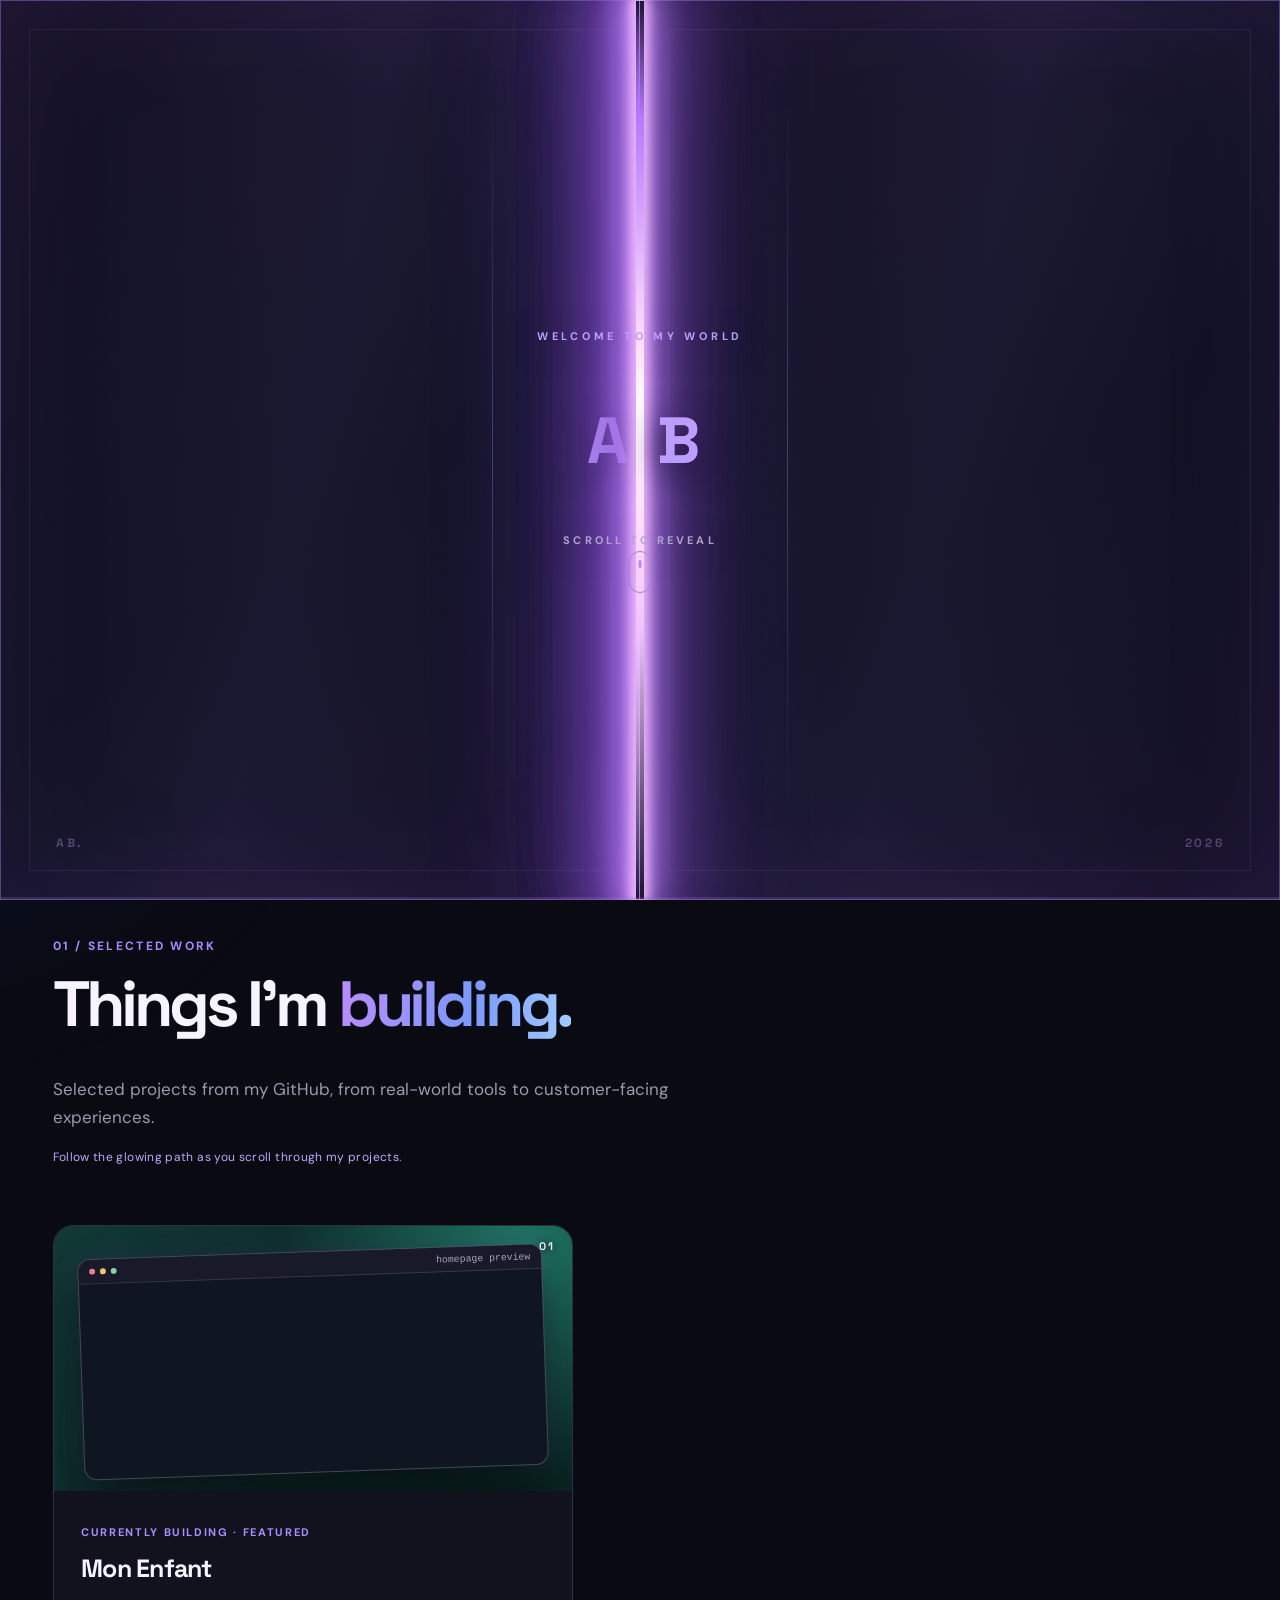
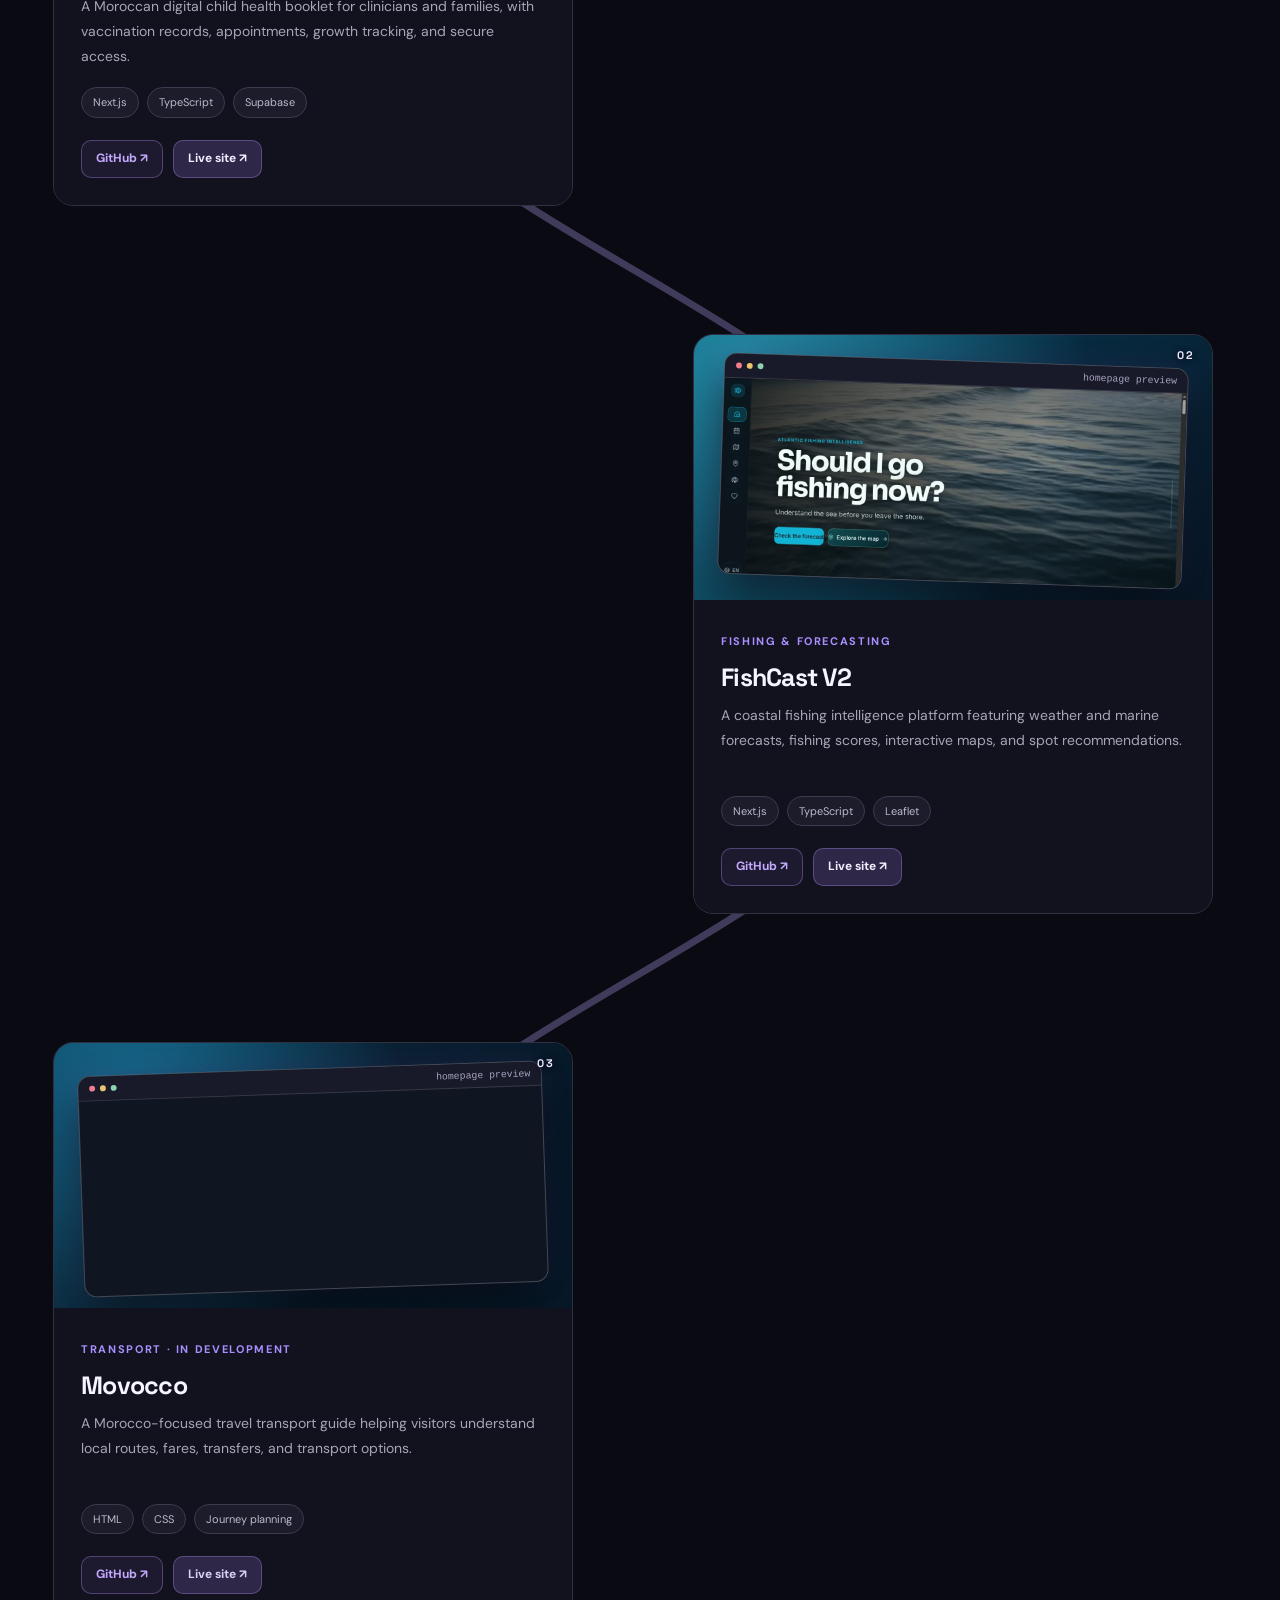
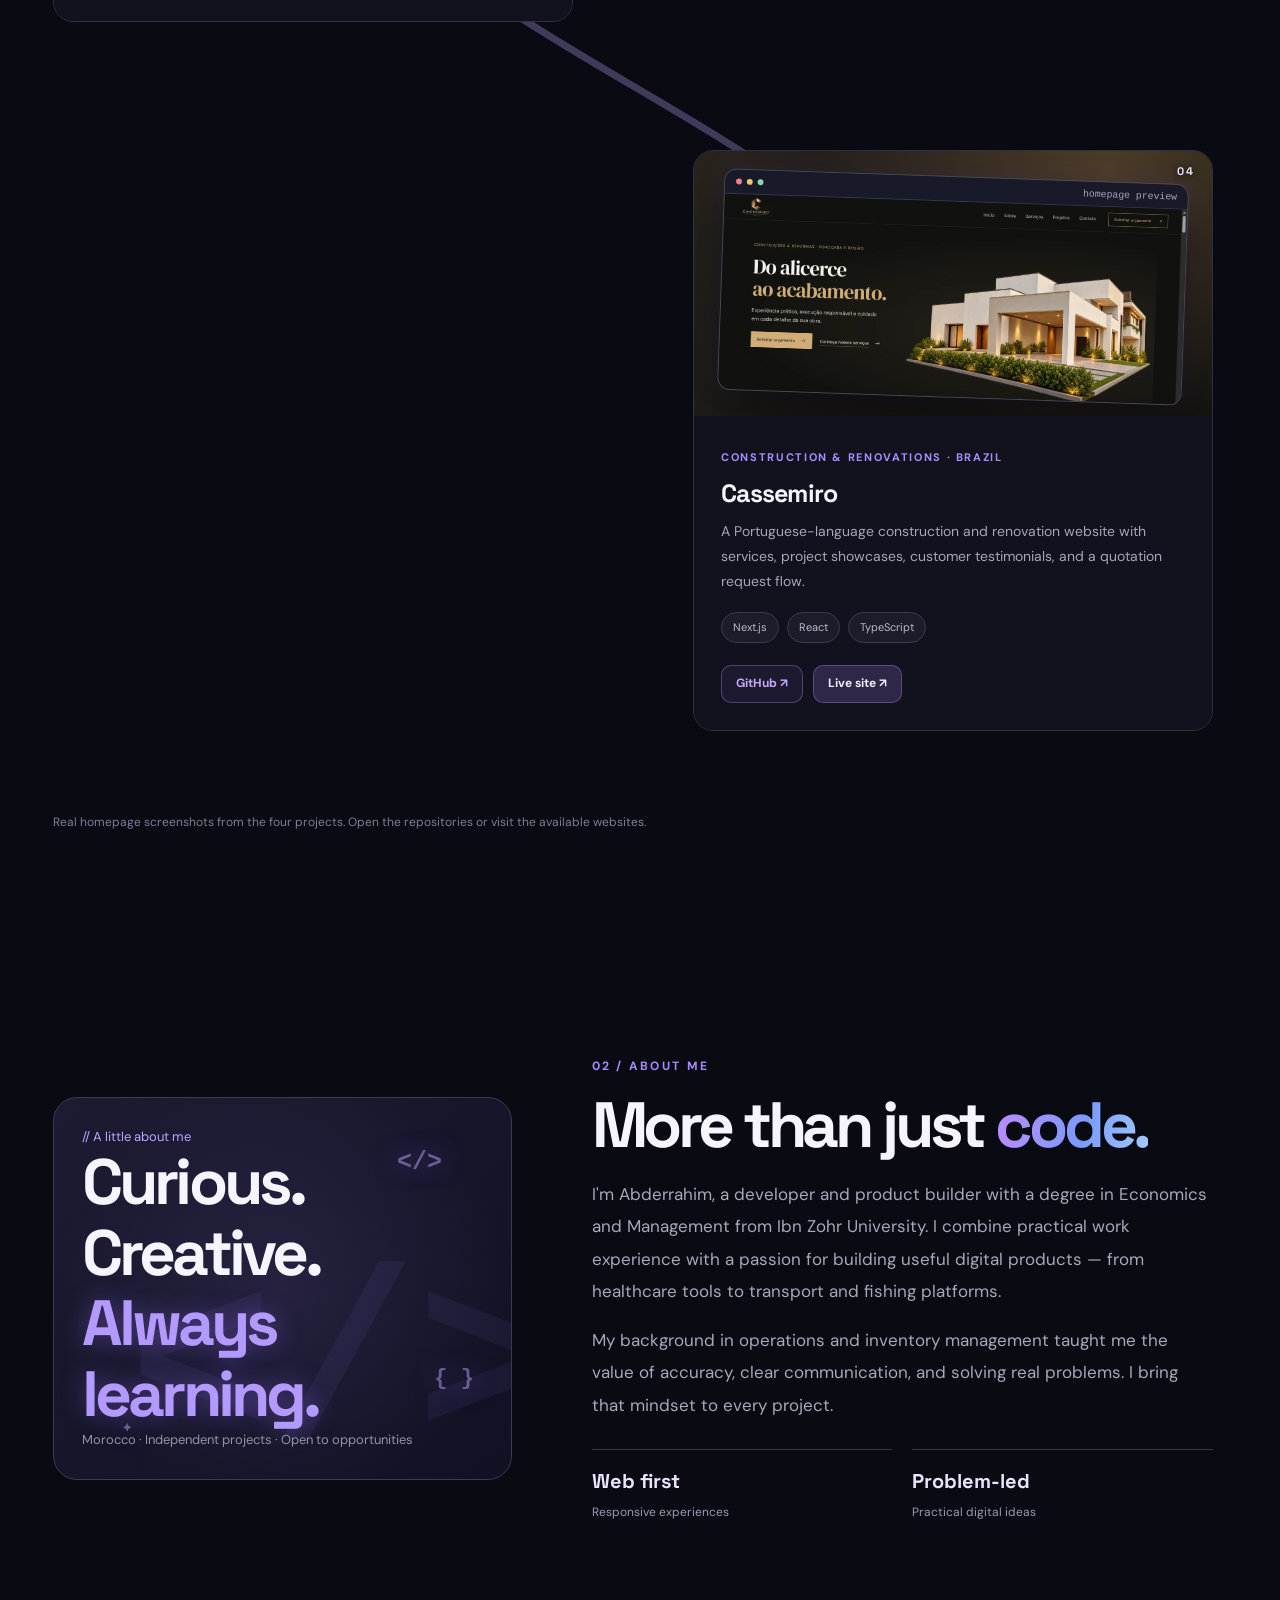
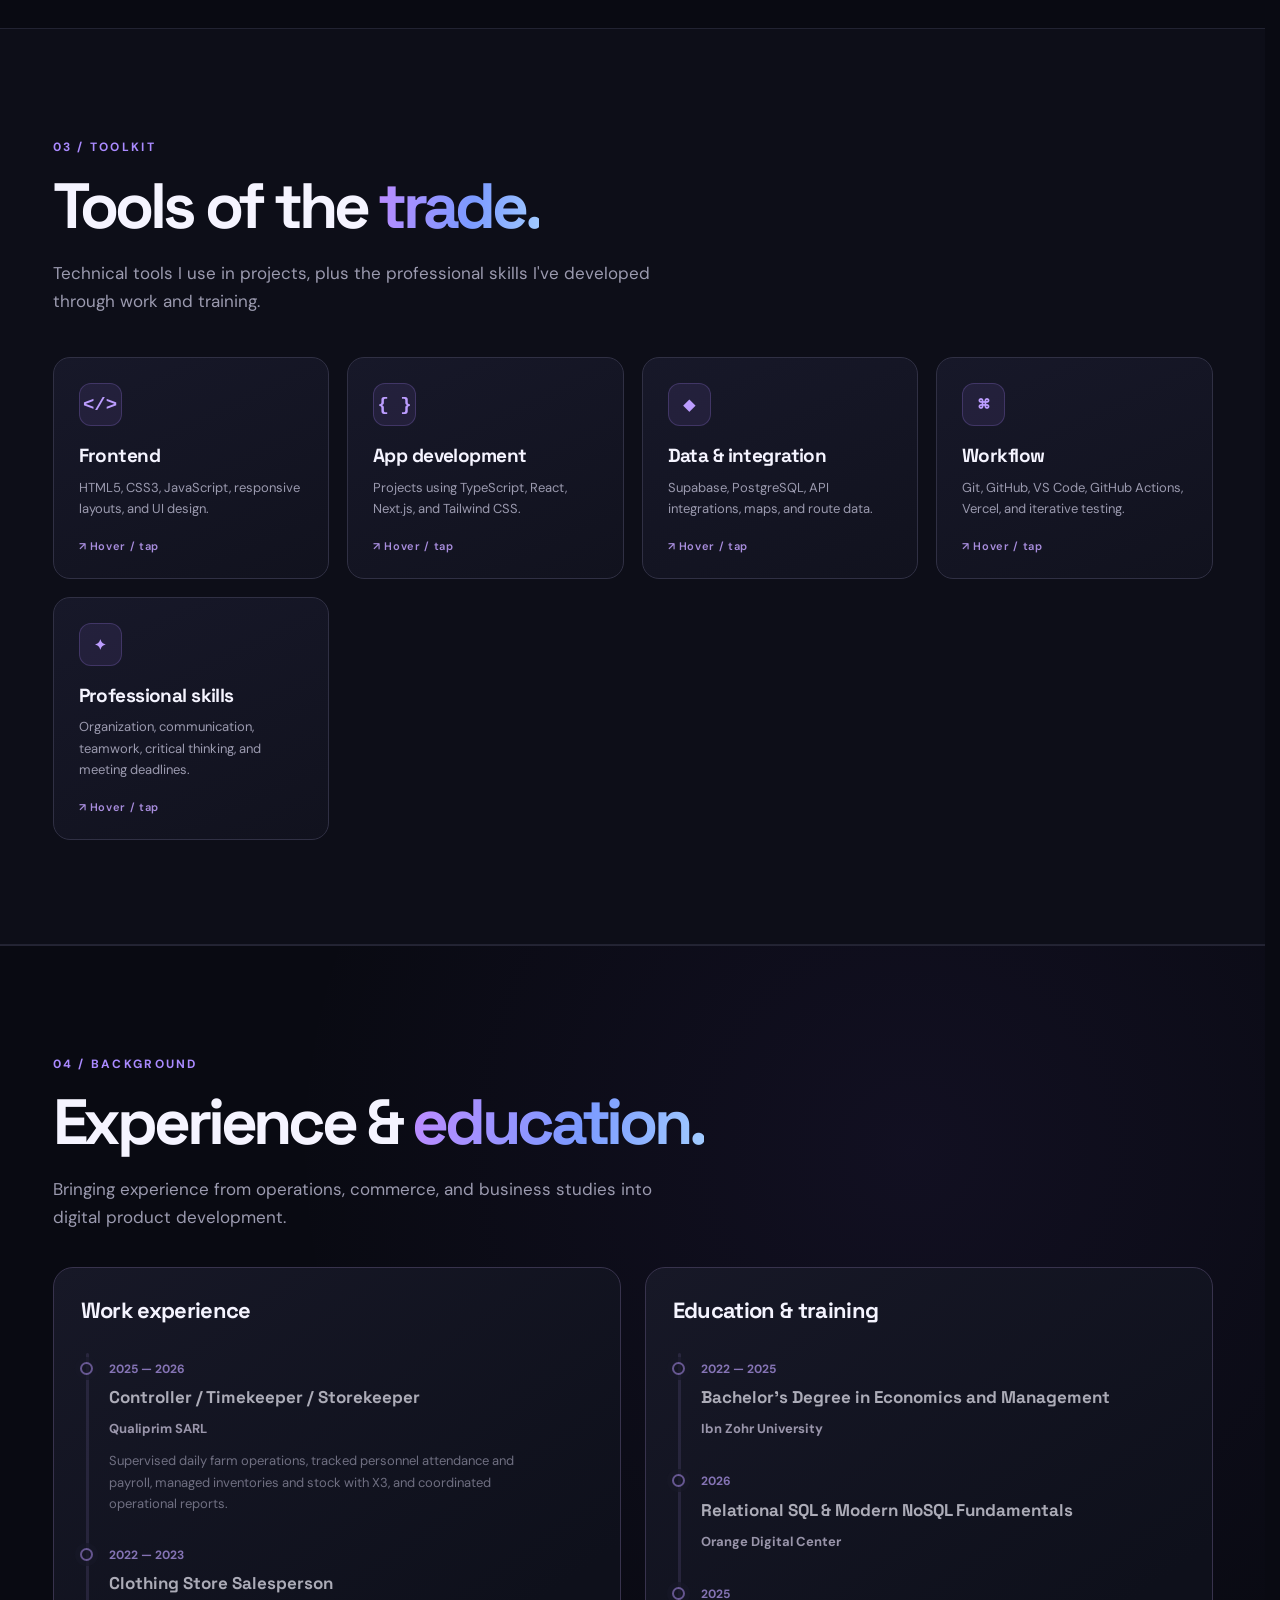
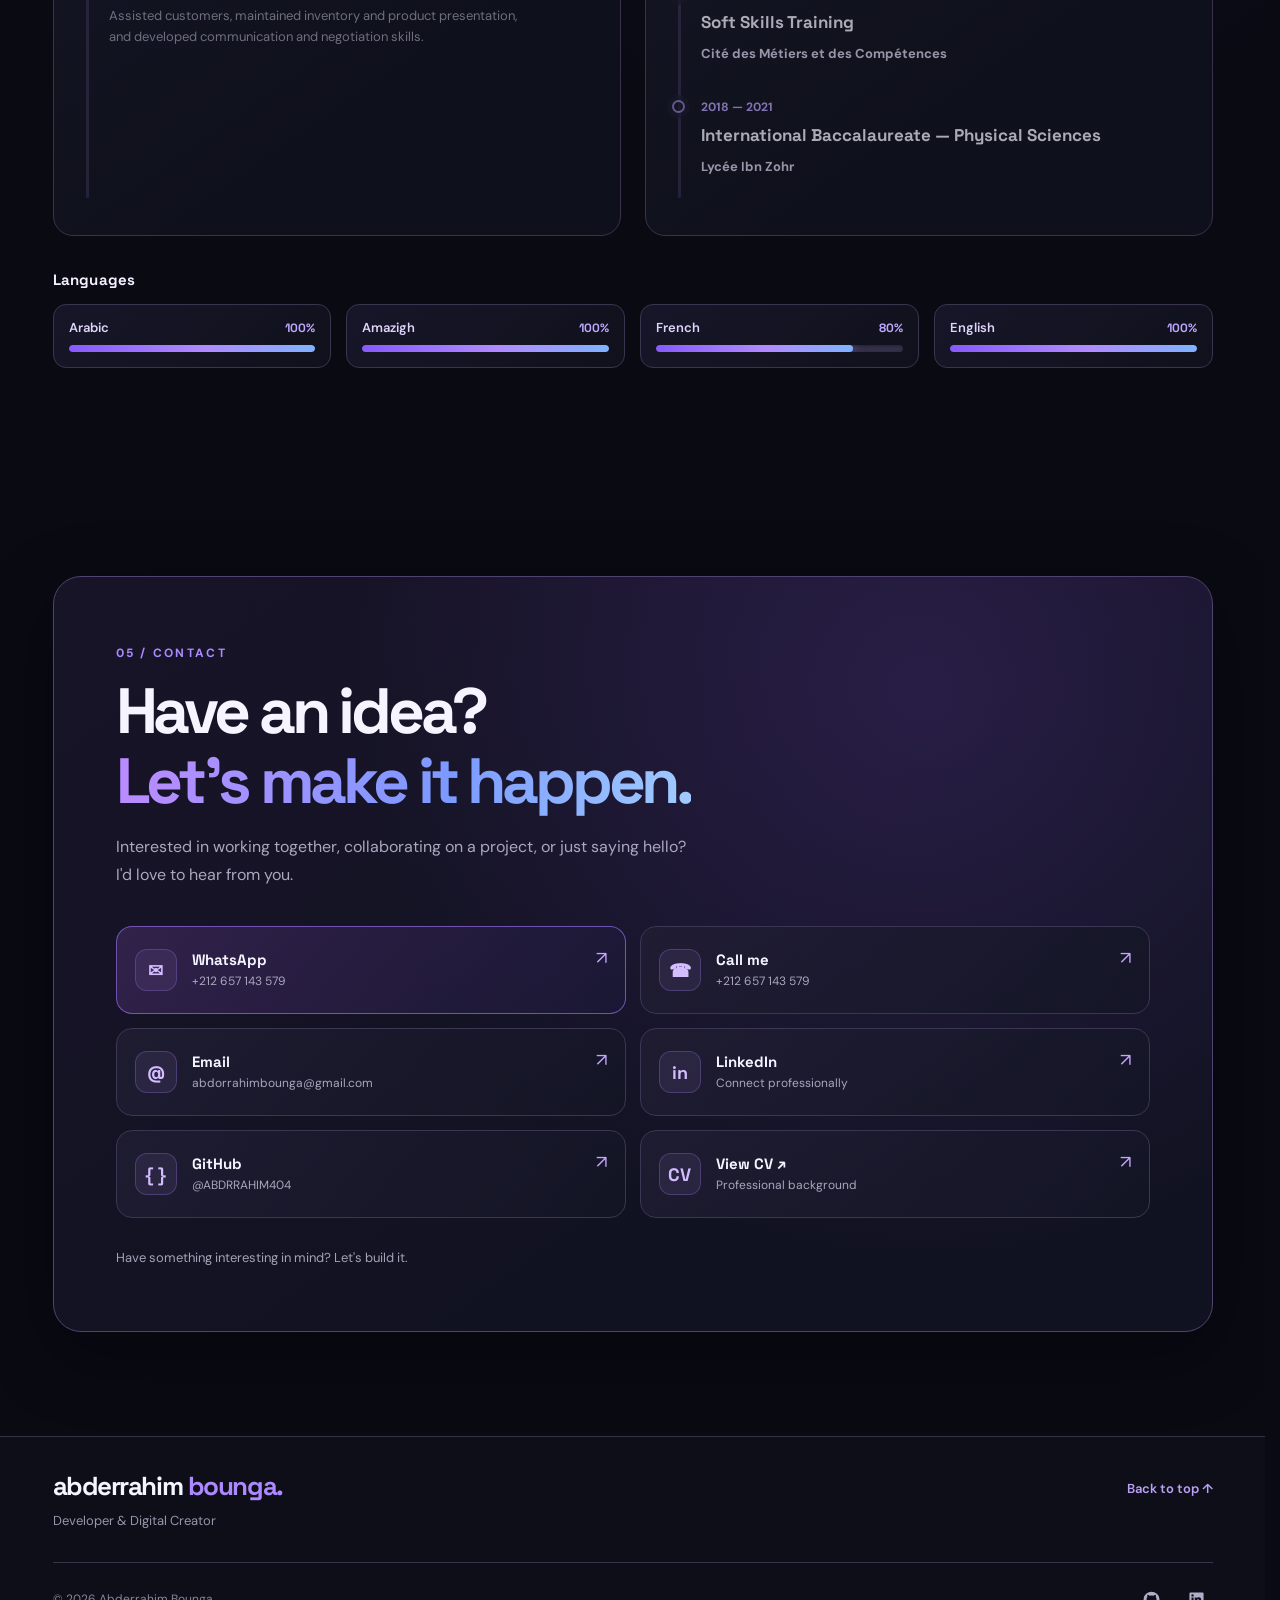
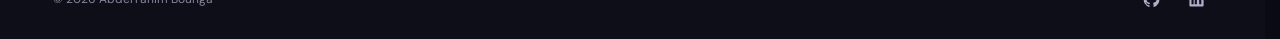
<file: index.html>
<!DOCTYPE html>

<html lang="en">
<head>
<meta charset="utf-8"/>
<meta content="width=device-width, initial-scale=1" name="viewport"/>
<meta content="#090a12" name="theme-color"/>
<meta content="Abderrahim Bounga — developer portfolio. Explore selected web and app projects, skills, and ways to connect." name="description"/>
<title>Abderrahim Bounga — Developer Portfolio</title>
<link href="https://fonts.googleapis.com" rel="preconnect"/>
<link crossorigin="" href="https://fonts.gstatic.com" rel="preconnect"/>
<link href="https://fonts.googleapis.com/css2?family=DM+Sans:wght@400;500;600;700&amp;family=Space+Grotesk:wght@400;500;600;700&amp;display=swap" rel="stylesheet"/>
<link href="css/style.css?v=mobile-width-3" rel="stylesheet"/>
</head>
<body><div aria-label="Portfolio introduction" class="opening-curtain" id="openingCurtain">
<div aria-hidden="true" class="curtain-wing wing-left">
<div class="curtain-line"></div><span class="curtain-mark">AB.</span>
<div class="curtain-edge-glow"></div>
<div class="wing-name wing-name-left"><span class="curtain-name-group"><span class="curtain-initial">A</span><span class="curtain-suffix">bderrahim</span></span></div>
</div>
<div aria-hidden="true" class="curtain-wing wing-right">
<div class="curtain-line"></div><span class="curtain-mark">2026</span>
<div class="curtain-edge-glow"></div>
<div class="wing-name wing-name-right"><span class="curtain-name-group"><span class="curtain-initial">B</span><span class="curtain-suffix">ounga</span></span></div>
</div>
<div class="curtain-center"><span class="curtain-overline" data-i18n="curtainIntro">WELCOME TO MY WORLD</span><p data-i18n="curtainScroll">SCROLL TO REVEAL</p><div class="curtain-mouse"><span></span></div></div>
<div aria-hidden="true" class="curtain-progress-track"><span class="curtain-progress-bar"></span></div>
</div>
<div aria-hidden="true" class="noise"></div>
<div aria-hidden="true" class="ambient-field"><div class="ambient one"></div><div class="ambient two"></div></div>
<div id="portfolioSite"><header class="site-header header-polished" id="top"><div class="container header-inner">
<a aria-label="Abderrahim Bounga — Home" class="logo" href="#top">abderrahim <span class="brand-surname">bounga</span><span class="brand-dot">.</span></a>
<button aria-controls="mainNav" aria-expanded="false" aria-label="Open navigation" class="menu-button" id="menuButton" type="button"><span aria-hidden="true" class="menu-icon"></span></button>
<nav aria-label="Main navigation" class="nav nav-polished" id="mainNav"><a data-i18n="t0" data-section-link="" href="#about">About</a><a data-i18n="t1" data-section-link="" href="#projects">Projects</a><a data-i18n="t2" data-section-link="" href="#skills">Skills</a><a data-i18n="t3" data-section-link="" href="#experience">Experience</a><a class="nav-contact" data-i18n="t4" data-section-link="" href="#contact">Let's talk ↗</a><div aria-label="Language / Langue" class="lang-switch" role="group"><button aria-pressed="true" class="lang-btn active" data-lang="en" type="button">EN</button><span aria-hidden="true">/</span><button aria-pressed="false" class="lang-btn" data-lang="fr" type="button">FR</button></div></nav>
</div></header><span aria-hidden="true" class="header-progress"></span><main>
<div class="container"><section aria-labelledby="hero-title" class="hero hero-magic" id="hero">
<div aria-hidden="true" class="hero-fx">
<div class="hero-grid"></div>
<div class="hero-spotlight"></div>
<div class="hero-particles">
<span style="--x:8%;--y:16%;--size:8px;--dur:14s;--delay:-3s"></span>
<span style="--x:18%;--y:72%;--size:5px;--dur:12s;--delay:-5s"></span>
<span style="--x:28%;--y:26%;--size:6px;--dur:16s;--delay:-9s"></span>
<span style="--x:40%;--y:82%;--size:7px;--dur:18s;--delay:-2s"></span>
<span style="--x:54%;--y:18%;--size:5px;--dur:15s;--delay:-11s"></span>
<span style="--x:62%;--y:66%;--size:9px;--dur:17s;--delay:-7s"></span>
<span style="--x:74%;--y:32%;--size:6px;--dur:13s;--delay:-4s"></span>
<span style="--x:82%;--y:78%;--size:7px;--dur:19s;--delay:-8s"></span>
<span style="--x:90%;--y:22%;--size:4px;--dur:12s;--delay:-10s"></span>
<span style="--x:94%;--y:58%;--size:8px;--dur:20s;--delay:-6s"></span>
</div>
</div><div class="hero-copy reveal"><div class="hero-copy-inner">
<span class="eyebrow" data-i18n="t5"><span class="pulse"></span> Developer &amp; digital creator</span>
<h1 data-i18n="t6" id="hero-title">Building digital<br/><span class="gradient-text">ideas into reality.</span></h1>
<p class="intro" data-i18n="t7">Hey, I'm <strong class="intro-name">Abderrahim</strong> — a developer who enjoys turning ambitious ideas into useful, thoughtful web experiences.</p>
<div class="actions"><a class="btn primary" data-i18n="t8" href="#projects">Explore my work <span aria-hidden="true">↗</span></a><a class="btn secondary" data-i18n="t9" href="#contact">Get in touch <span aria-hidden="true">↗</span></a><a class="btn secondary" data-i18n="t10" href="assets/Abderrahim_Bounga_CV.html" rel="noopener noreferrer" target="_blank">View my CV ↗</a></div>
<div class="socials"><a data-i18n="t11" href="https://github.com/ABDRRAHIM404" rel="noopener noreferrer" target="_blank">GitHub ↗</a><span class="sep">/</span><a href="https://www.linkedin.com/in/abderrahim-bounga-160284400" rel="noopener noreferrer" target="_blank">LinkedIn ↗</a><span class="sep">/</span><a data-i18n="t12" href="#projects">Projects</a><span class="sep">/</span><a data-i18n="t13" href="#about">About me</a></div>
</div></div><div aria-label="Portrait photo of Abderrahim" class="hero-art reveal"><div class="hero-art-inner"><div aria-hidden="true" class="portrait-orbit orbit-one" data-parallax-depth="10"></div><div aria-hidden="true" class="portrait-orbit orbit-two" data-parallax-depth="16"></div><div class="portrait-shell" data-parallax-depth="14"><div class="portrait-glow"></div><img alt="Portrait of Abderrahim" class="portrait-image" decoding="async" fetchpriority="high" height="1350" loading="eager" onerror="this.onerror=null;this.src='assets/avatar-placeholder.svg'" src="assets/profile.webp" width="1050"/><div aria-hidden="true" class="portrait-tint"></div><div class="portrait-caption" data-i18n="t14"><span class="caption-pulse"></span> Building thoughtful web experiences</div></div><div class="portrait-chip" data-i18n="t15" data-parallax-depth="24">✦ Design + Development</div><div class="portrait-chip chip-bottom" data-i18n="t16" data-parallax-depth="20">&lt;/&gt; Always creating</div></div></div><div class="scroll-note" data-i18n="t17">Scroll to explore</div></section></div>
<section class="section projects" id="projects"><div class="container"><div class="reveal"><span class="section-label" data-i18n="t18">01 / Selected work</span><div class="section-header"><h2 data-i18n="t19">Things I'm <span class="gradient-text">building.</span></h2></div><p class="section-intro" data-i18n="t20">Selected projects from my GitHub, from real-world tools to customer-facing experiences.</p><p class="journey-hint" data-i18n="journeyHint">Follow the glowing path as you scroll through my projects.</p></div>
<div class="project-journey" id="projectJourney"><svg aria-hidden="true" class="project-path" preserveaspectratio="none"><path class="path-track" fill="none"></path><path class="path-progress" fill="none"></path></svg><article class="project-card reveal journey-card journey-left" data-project-index="0"><span aria-hidden="true" class="project-cursor-glow"></span><span aria-hidden="true" class="journey-node"></span><span aria-hidden="true" class="journey-number">01</span><div aria-label="Homepage screenshot of Mon Enfant" class="project-visual preview-frame health" role="img"><div class="project-screenshot-window"><div aria-hidden="true" class="project-screenshot-chrome"><i></i><i></i><i></i><span>homepage preview</span></div><img alt="Mon Enfant homepage preview" class="project-screenshot" decoding="async" height="649" loading="lazy" src="assets/projects/mon-enfant.webp" width="1356"/></div></div><div class="project-body"><span class="project-type" data-i18n="t33">Currently building · Featured</span><h3>Mon Enfant</h3><p data-i18n="t37">A Moroccan digital child health booklet for clinicians and families, with vaccination records, appointments, growth tracking, and secure access.</p><div class="tags"><span class="tag">Next.js</span><span class="tag">TypeScript</span><span class="tag">Supabase</span></div><div class="project-foot"><a aria-label="View code for Mon Enfant (new tab)" class="project-action project-action-code" data-i18n="t41" href="https://github.com/ABDRRAHIM404/mon-enfant" rel="noopener noreferrer" target="_blank">GitHub ↗</a><a aria-label="Open live demo of Mon Enfant (new tab)" class="project-action project-action-live" data-i18n="t42" href="https://mon-enfant.vercel.app" rel="noopener noreferrer" target="_blank">Live site ↗</a></div></div></article><article class="project-card reveal journey-card journey-right" data-project-index="1"><span aria-hidden="true" class="project-cursor-glow"></span><span aria-hidden="true" class="journey-node"></span><span aria-hidden="true" class="journey-number">02</span><div aria-label="Homepage screenshot of FishCast V2" class="project-visual preview-frame fish" role="img"><div class="project-screenshot-window"><div aria-hidden="true" class="project-screenshot-chrome"><i></i><i></i><i></i><span>homepage preview</span></div><img alt="FishCast V2 homepage preview" class="project-screenshot" decoding="async" height="649" loading="lazy" src="assets/projects/fishcast.webp" width="1356"/></div></div><div class="project-body"><span class="project-type" data-i18n="t34">Fishing &amp; forecasting</span><h3>FishCast V2</h3><p data-i18n="t38">A coastal fishing intelligence platform featuring weather and marine forecasts, fishing scores, interactive maps, and spot recommendations.</p><div class="tags"><span class="tag">Next.js</span><span class="tag">TypeScript</span><span class="tag">Leaflet</span></div><div class="project-foot"><a aria-label="View code for FishCast V2 (new tab)" class="project-action project-action-code" data-i18n="t43" href="https://github.com/ABDRRAHIM404/fishcastv2" rel="noopener noreferrer" target="_blank">GitHub ↗</a><a aria-label="Open live demo of FishCast V2 (new tab)" class="project-action project-action-live" data-i18n="t44" href="https://fishcastv2.vercel.app" rel="noopener noreferrer" target="_blank">Live site ↗</a></div></div></article><article class="project-card reveal journey-card journey-left" data-project-index="2"><span aria-hidden="true" class="project-cursor-glow"></span><span aria-hidden="true" class="journey-node"></span><span aria-hidden="true" class="journey-number">03</span><div aria-label="Homepage screenshot of Movocco" class="project-visual preview-frame transit" role="img"><div class="project-screenshot-window"><div aria-hidden="true" class="project-screenshot-chrome"><i></i><i></i><i></i><span>homepage preview</span></div><img alt="Movocco homepage preview" class="project-screenshot" decoding="async" height="649" loading="lazy" src="assets/projects/movocco.webp" width="1356"/></div></div><div class="project-body"><span class="project-type" data-i18n="t35">Transport · In development</span><h3>Movocco</h3><p data-i18n="t39">A Morocco-focused travel transport guide helping visitors understand local routes, fares, transfers, and transport options.</p><div class="tags"><span class="tag">HTML</span><span class="tag">CSS</span><span class="tag">Journey planning</span></div><div class="project-foot"><a aria-label="View code for Movocco (new tab)" class="project-action project-action-code" data-i18n="t45" href="https://github.com/ABDRRAHIM404/movocco" rel="noopener noreferrer" target="_blank">GitHub ↗</a><button aria-label="Movocco live site is not available yet" class="project-action project-action-live project-action-placeholder" data-i18n="t46" title="Live site not published yet" type="button">Live site ↗</button></div></div></article><article class="project-card reveal journey-card journey-right" data-project-index="3"><span aria-hidden="true" class="project-cursor-glow"></span><span aria-hidden="true" class="journey-node"></span><span aria-hidden="true" class="journey-number">04</span><div aria-label="Homepage screenshot of Cassemiro" class="project-visual preview-frame cassemiro" role="img"><div class="project-screenshot-window"><div aria-hidden="true" class="project-screenshot-chrome"><i></i><i></i><i></i><span>homepage preview</span></div><img alt="Cassemiro homepage preview" class="project-screenshot" decoding="async" height="649" loading="lazy" src="assets/projects/cassemiro.webp" width="1356"/></div></div><div class="project-body"><span class="project-type" data-i18n="t36">Construction &amp; renovations · Brazil</span><h3>Cassemiro</h3><p data-i18n="t40">A Portuguese-language construction and renovation website with services, project showcases, customer testimonials, and a quotation request flow.</p><div class="tags"><span class="tag">Next.js</span><span class="tag">React</span><span class="tag">TypeScript</span></div><div class="project-foot"><a aria-label="View code for Cassemiro (new tab)" class="project-action project-action-code" data-i18n="t47" href="https://github.com/ABDRRAHIM404/cassemiro" rel="noopener noreferrer" target="_blank">GitHub ↗</a><a aria-label="Open Cassemiro website (new tab)" class="project-action project-action-live" data-i18n="t48" href="https://cassemiro-one.vercel.app/" rel="noopener noreferrer" target="_blank">Live site ↗</a></div></div></article></div><p class="project-note" data-i18n="journeyNote">Real homepage screenshots from the four projects. Open the repositories or visit the available websites.</p>
</div></section>
<section class="section about-magic" id="about"><div class="container about-grid"><div class="about-art reveal"><div class="about-card-motion"><span class="top-label" data-i18n="t50">// A little about me</span><div class="big" data-i18n="t51"><span class="about-keyword keyword-1">Curious.</span><br/><span class="about-keyword keyword-2">Creative.</span><br/><span class="about-last"><span class="about-keyword keyword-3">Always learning.</span></span></div><span class="bottom-label" data-i18n="t52">Morocco · Independent projects · Open to opportunities</span></div><div aria-hidden="true" class="about-symbols"><span class="about-symbol one">&lt;/&gt;</span><span class="about-symbol two">{ }</span><span class="about-symbol three">✦</span></div></div><div class="about-copy reveal"><span class="section-label" data-i18n="t53">02 / About me</span><h2 data-i18n="t54">More than just <span class="gradient-text">code.</span></h2><p class="about-story" data-i18n="t55">I'm Abderrahim, a developer and product builder with a degree in Economics and Management from Ibn Zohr University. I combine practical work experience with a passion for building useful digital products — from healthcare tools to transport and fishing platforms.</p><p class="about-story" data-i18n="t56">My background in operations and inventory management taught me the value of accuracy, clear communication, and solving real problems. I bring that mindset to every project.</p><div class="about-stats"><div class="stat"><strong data-i18n="t57">Web first</strong><span data-i18n="t59">Responsive experiences</span></div><div class="stat"><strong data-i18n="t58">Problem-led</strong><span data-i18n="t60">Practical digital ideas</span></div></div></div></div></section>
<section class="section skills" id="skills"><div class="container"><div class="reveal"><span class="section-label" data-i18n="t61">03 / Toolkit</span><h2 data-i18n="t62">Tools of the <span class="gradient-text">trade.</span></h2><p class="section-intro" data-i18n="t63">Technical tools I use in projects, plus the professional skills I've developed through work and training.</p></div><div class="skills-grid"><div aria-expanded="false" aria-haspopup="dialog" aria-label="Frontend — show preview" class="skill-card reveal" data-skill="frontend" role="button" tabindex="0"><div class="symbol">&lt;/&gt;</div><h3 data-i18n="t64">Frontend</h3><p data-i18n="t69">HTML5, CSS3, JavaScript, responsive layouts, and UI design.</p><span aria-hidden="true" class="skill-hint">↗ Hover / tap</span></div><div aria-expanded="false" aria-haspopup="dialog" aria-label="App development — show preview" class="skill-card reveal" data-skill="app" role="button" tabindex="0"><div class="symbol">{ }</div><h3 data-i18n="t65">App development</h3><p data-i18n="t70">Projects using TypeScript, React, Next.js, and Tailwind CSS.</p><span aria-hidden="true" class="skill-hint">↗ Hover / tap</span></div><div aria-expanded="false" aria-haspopup="dialog" aria-label="Data &amp; integration — show preview" class="skill-card reveal" data-skill="data" role="button" tabindex="0"><div class="symbol">◈</div><h3 data-i18n="t66">Data &amp; integration</h3><p data-i18n="t71">Supabase, PostgreSQL, API integrations, maps, and route data.</p><span aria-hidden="true" class="skill-hint">↗ Hover / tap</span></div><div aria-expanded="false" aria-haspopup="dialog" aria-label="Workflow — show preview" class="skill-card reveal" data-skill="workflow" role="button" tabindex="0"><div class="symbol">⌘</div><h3 data-i18n="t67">Workflow</h3><p data-i18n="t72">Git, GitHub, VS Code, GitHub Actions, Vercel, and iterative testing.</p><span aria-hidden="true" class="skill-hint">↗ Hover / tap</span></div><div aria-expanded="false" aria-haspopup="dialog" aria-label="Professional skills — show preview" class="skill-card reveal" data-skill="professional" role="button" tabindex="0"><div class="symbol">✦</div><h3 data-i18n="t68">Professional skills</h3><p data-i18n="t73">Organization, communication, teamwork, critical thinking, and meeting deadlines.</p><span aria-hidden="true" class="skill-hint">↗ Hover / tap</span></div></div></div></section>
<section class="section experience experience-magic" id="experience">
<div class="container">
<div class="reveal"><span class="section-label" data-i18n="t74">04 / Background</span>
<h2 data-i18n="t75">Experience &amp; <span class="gradient-text">education.</span></h2>
<p class="section-intro" data-i18n="t76">Bringing experience from operations, commerce, and business studies into digital product development.</p>
</div>
<div class="experience-grid">
<div class="experience-column reveal experience-track" data-track="0">
<h3 data-i18n="t77">Work experience</h3>
<div aria-label="2025 — 2026 Controller / Timekeeper / Storekeeper Qualiprim SARL Supervised daily farm operations, tracked personnel attendance and payroll, managed inventories and stock with X3, and coordinated operational reports." class="timeline-item journey-entry" style="--entry-index:0" tabindex="0"><span aria-hidden="true" class="journey-dot"></span><span class="timeline-year">2025 — 2026</span><h4 data-i18n="t79">Controller / Timekeeper / Storekeeper</h4><strong>Qualiprim SARL</strong><p data-i18n="t85">Supervised daily farm operations, tracked personnel attendance and payroll, managed inventories and stock with X3, and coordinated operational reports.</p></div>
<div aria-label="2022 — 2023 Clothing Store Salesperson Assisted customers, maintained inventory and product presentation, and developed communication and negotiation skills." class="timeline-item journey-entry" style="--entry-index:1" tabindex="0"><span aria-hidden="true" class="journey-dot"></span><span class="timeline-year">2022 — 2023</span><h4 data-i18n="t80">Clothing Store Salesperson</h4><p data-i18n="t86">Assisted customers, maintained inventory and product presentation, and developed communication and negotiation skills.</p></div>
<div aria-hidden="true" class="experience-rail"><span class="experience-rail-progress"></span></div></div>
<div class="experience-column reveal experience-track" data-track="1">
<h3 data-i18n="t78">Education &amp; training</h3>
<div aria-label="2022 — 2025 Bachelor's Degree in Economics and Management Ibn Zohr University" class="timeline-item journey-entry" style="--entry-index:0" tabindex="0"><span aria-hidden="true" class="journey-dot"></span><span class="timeline-year">2022 — 2025</span><h4 data-i18n="t81">Bachelor's Degree in Economics and Management</h4><strong>Ibn Zohr University</strong></div>
<div aria-label="2026 Relational SQL &amp; Modern NoSQL Fundamentals Orange Digital Center" class="timeline-item journey-entry" style="--entry-index:1" tabindex="0"><span aria-hidden="true" class="journey-dot"></span><span class="timeline-year">2026</span><h4 data-i18n="t82">Relational SQL &amp; Modern NoSQL Fundamentals</h4><strong>Orange Digital Center</strong></div>
<div aria-label="2025 Soft Skills Training Cité des Métiers et des Compétences" class="timeline-item journey-entry" style="--entry-index:2" tabindex="0"><span aria-hidden="true" class="journey-dot"></span><span class="timeline-year">2025</span><h4 data-i18n="t83">Soft Skills Training</h4><strong>Cité des Métiers et des Compétences</strong></div>
<div aria-label="2018 — 2021 International Baccalaureate — Physical Sciences Lycée Ibn Zohr" class="timeline-item journey-entry" style="--entry-index:3" tabindex="0"><span aria-hidden="true" class="journey-dot"></span><span class="timeline-year">2018 — 2021</span><h4 data-i18n="t84">International Baccalaureate — Physical Sciences</h4><strong>Lycée Ibn Zohr</strong></div>
<div aria-hidden="true" class="experience-rail"><span class="experience-rail-progress"></span></div></div>
</div>
<div aria-labelledby="languages-heading" class="languages-block reveal" role="group">
<div class="languages-heading" data-lang-heading="true" id="languages-heading">Languages</div>
<div class="languages-inline">
<div class="language-item"><div class="language-name" data-lang-key="arabic">Arabic</div><span class="language-percent">100%</span><div class="language-meter" role="progressbar" aria-label="Arabic proficiency" aria-valuemin="0" aria-valuemax="100" aria-valuenow="100" style="--level:100%"><span class="language-fill"></span></div></div>
<div class="language-item"><div class="language-name" data-lang-key="amazigh">Amazigh</div><span class="language-percent">100%</span><div class="language-meter" role="progressbar" aria-label="Amazigh proficiency" aria-valuemin="0" aria-valuemax="100" aria-valuenow="100" style="--level:100%"><span class="language-fill"></span></div></div>
<div class="language-item"><div class="language-name" data-lang-key="french">French</div><span class="language-percent">80%</span><div class="language-meter" role="progressbar" aria-label="French proficiency" aria-valuemin="0" aria-valuemax="100" aria-valuenow="80" style="--level:80%"><span class="language-fill"></span></div></div>
<div class="language-item"><div class="language-name" data-lang-key="english">English</div><span class="language-percent">100%</span><div class="language-meter" role="progressbar" aria-label="English proficiency" aria-valuemin="0" aria-valuemax="100" aria-valuenow="100" style="--level:100%"><span class="language-fill"></span></div></div>
</div>
</div>
</div>
</section><section class="section contact-magic" id="contact">
<div class="container">
<div class="contact-stage reveal">
<div aria-hidden="true" class="contact-light"></div>
<div class="contact-head"><span class="section-label" data-i18n="t88">05 / Contact</span><h2 data-i18n="t89">Have an idea?<br/><span class="gradient-text">Let's make it happen.</span></h2><p data-i18n="t90">Interested in working together, collaborating on a project, or just saying hello? I'd love to hear from you.</p></div>
<div class="contact-options">
<a aria-label="Chat with Abderrahim on WhatsApp" class="contact-option featured" href="https://wa.me/212657143579" rel="noopener noreferrer" target="_blank">
<span aria-hidden="true" class="contact-option-icon">✉</span><span class="contact-option-copy"><strong data-i18n="contactWhatsApp">WhatsApp</strong><small>+212 657 143 579</small></span><span aria-hidden="true" class="contact-option-arrow">↗</span></a>
<a aria-label="Call Abderrahim at +212 657 143 579" class="contact-option" href="tel:+212657143579">
<span aria-hidden="true" class="contact-option-icon">☎</span><span class="contact-option-copy"><strong data-i18n="contactCall">Call me</strong><small>+212 657 143 579</small></span><span aria-hidden="true" class="contact-option-arrow">↗</span></a>
<a class="contact-option" href="mailto:abdorrahimbounga@gmail.com?subject=Hello%20Abderrahim" id="emailLink">
<span aria-hidden="true" class="contact-option-icon">@</span><span class="contact-option-copy"><strong data-i18n="contactEmail">Email</strong><small>abdorrahimbounga@gmail.com</small></span><span aria-hidden="true" class="contact-option-arrow">↗</span></a>
<a class="contact-option" href="https://www.linkedin.com/in/abderrahim-bounga-160284400" rel="noopener noreferrer" target="_blank">
<span aria-hidden="true" class="contact-option-icon">in</span><span class="contact-option-copy"><strong>LinkedIn</strong><small data-i18n="contactLinkedIn">Connect professionally</small></span><span aria-hidden="true" class="contact-option-arrow">↗</span></a>
<a class="contact-option" href="https://github.com/ABDRRAHIM404" rel="noopener noreferrer" target="_blank">
<span aria-hidden="true" class="contact-option-icon">{ }</span><span class="contact-option-copy"><strong>GitHub</strong><small>@ABDRRAHIM404</small></span><span aria-hidden="true" class="contact-option-arrow">↗</span></a>
<a class="contact-option" href="assets/Abderrahim_Bounga_CV.html" rel="noopener noreferrer" target="_blank">
<span aria-hidden="true" class="contact-option-icon">CV</span><span class="contact-option-copy"><strong data-i18n="t92">View CV ↗</strong><small data-i18n="contactCV">Professional background</small></span><span aria-hidden="true" class="contact-option-arrow">↗</span></a>
</div>
<p class="contact-signoff" data-i18n="contactSignoff">Have something interesting in mind? Let's build it.</p>
</div>
</div>
</section>
</main><footer class="footer footer-polished footer-minimal"><div class="container footer-simple">
<div class="footer-simple-top">
<div class="footer-simple-brand"><a class="footer-name" href="#top">abderrahim <span>bounga.</span></a><p data-ui-en="Developer &amp; Digital Creator" data-ui-fr="Développeur &amp; créateur numérique">Developer &amp; Digital Creator</p></div>
<a class="footer-return" data-scroll-curtain="true" data-ui-en="Back to top ↑" data-ui-fr="Retour en haut ↑" href="#top">Back to top ↑</a>
</div>
<div class="footer-simple-bottom"><span>© <span id="year"></span> Abderrahim Bounga</span><div class="footer-socials"><a aria-label="GitHub" href="https://github.com/ABDRRAHIM404" rel="noopener noreferrer" target="_blank" title="GitHub"><svg aria-hidden="true" fill="currentColor" viewbox="0 0 24 24"><path d="M12 .9a11.1 11.1 0 0 0-3.51 21.63c.55.1.76-.24.76-.53v-2.04c-3.1.68-3.76-1.32-3.76-1.32-.5-1.3-1.24-1.64-1.24-1.64-1.02-.7.08-.69.08-.69 1.13.08 1.73 1.16 1.73 1.16 1.01 1.73 2.66 1.23 3.31.94.1-.73.39-1.23.71-1.51-2.47-.28-5.08-1.24-5.08-5.49 0-1.21.44-2.2 1.16-2.98-.12-.28-.5-1.42.11-2.96 0 0 .95-.3 3.05 1.14a10.6 10.6 0 0 1 5.55 0c2.1-1.43 3.04-1.14 3.04-1.14.61 1.54.23 2.68.11 2.96.73.78 1.16 1.77 1.16 2.98 0 4.26-2.61 5.2-5.1 5.48.4.35.76 1.02.76 2.06V22c0 .29.2.64.77.53A11.1 11.1 0 0 0 12 .9Z"></path></svg></a><a aria-label="LinkedIn" href="https://www.linkedin.com/in/abderrahim-bounga-160284400" rel="noopener noreferrer" target="_blank" title="LinkedIn"><svg aria-hidden="true" fill="currentColor" viewbox="0 0 24 24"><path d="M20.45 2H3.55A1.55 1.55 0 0 0 2 3.55v16.9C2 21.3 2.7 22 3.55 22h16.9c.85 0 1.55-.7 1.55-1.55V3.55C22 2.7 21.3 2 20.45 2ZM7.9 18.75H4.95V9.2H7.9v9.55ZM6.43 7.9a1.71 1.71 0 1 1 0-3.42 1.71 1.71 0 0 1 0 3.42Zm12.32 10.85H15.8V14.1c0-1.1-.02-2.52-1.54-2.52-1.54 0-1.77 1.2-1.77 2.44v4.73H9.54V9.2h2.83v1.3h.04c.39-.75 1.36-1.55 2.8-1.55 3 0 3.54 1.97 3.54 4.52v5.28Z"></path></svg></a></div></div>
</div></footer></div><script defer="" src="js/translations.js"></script><script defer="" src="js/main.js"></script><script defer="" src="js/skills.js"></script>
<script defer="True" src="js/curtain.js?v=mobile-layout-2"></script><div aria-hidden="true" aria-label="Skill preview" aria-modal="false" class="skill-preview" id="skillPreview" role="dialog">
<div class="skill-preview-header"><div aria-hidden="true" class="skill-preview-dots"><i></i><i></i><i></i></div><span class="skill-preview-filename" id="skillFilename">index.html</span><button aria-label="Close skill preview" class="skill-preview-close" id="skillPreviewClose" type="button">×</button></div>
<div class="skill-preview-content"><div class="skill-preview-heading" id="skillPreviewHeading"></div><div aria-label="Examples" class="skill-preview-tabs" id="skillPreviewTabs" role="group"></div><pre class="skill-preview-code"><code id="skillPreviewCode"></code><span aria-hidden="true" class="skill-code-caret"></span></pre><div class="skill-preview-footer"><span class="skill-preview-status"><i></i><span id="skillPreviewStatus">Ready</span></span><span>AB / PORTFOLIO</span></div></div>
</div><script defer="" src="js/projects.js"></script></body>
</html>
</file>
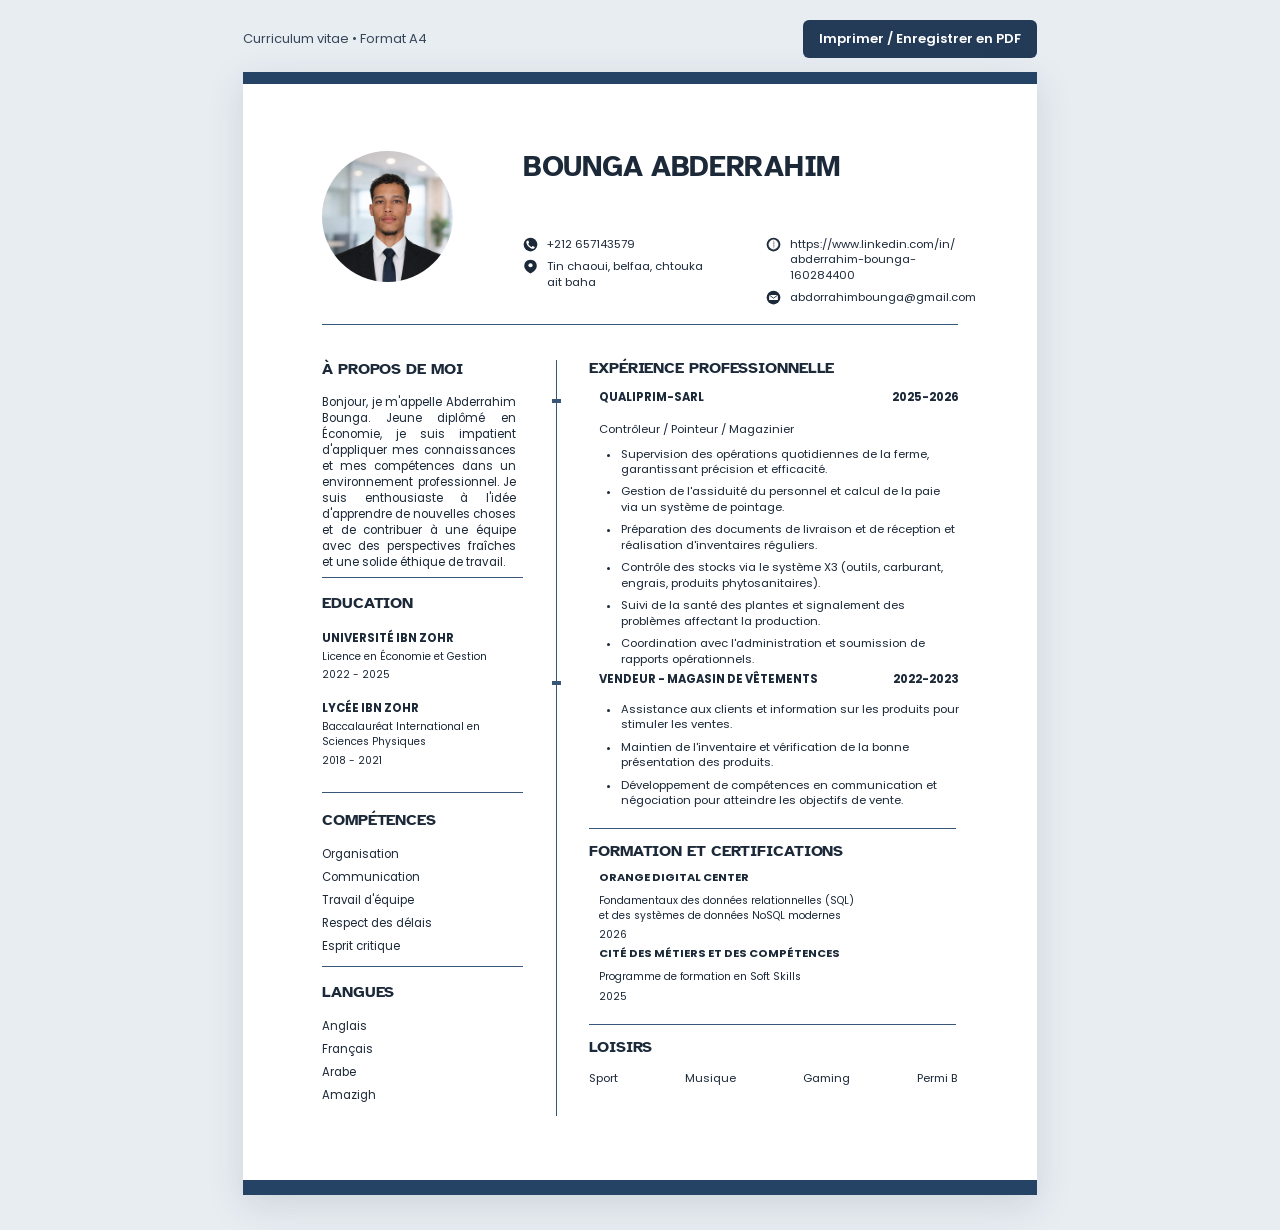
<file: assets/Abderrahim_Bounga_CV.html>
<!doctype html>
<html lang="fr">
<head>
  <meta charset="utf-8">
  <meta name="viewport" content="width=device-width, initial-scale=1">
  <meta name="description" content="Curriculum vitae de Bounga Abderrahim">
  <title>BOUNGA ABDERRAHIM — CV</title>
  <link rel="preconnect" href="https://fonts.googleapis.com">
  <link rel="preconnect" href="https://fonts.gstatic.com" crossorigin>
  <link href="https://fonts.googleapis.com/css2?family=Atkinson+Hyperlegible:wght@700&family=Poppins:wght@400;600;700&display=swap" rel="stylesheet">
  <style>
    :root { --ink:#1c2939; --rule:#385678; --paper:#fff; }
    * { box-sizing:border-box; }
    html,body { margin:0; padding:0; }
    body { background:#e8edf2; color:var(--ink); font-family:"Poppins", "Lato", Arial, sans-serif; -webkit-font-smoothing:antialiased; }
    a { color:inherit; text-decoration:none; }
    a:hover { text-decoration:underline; }
    .toolbar { margin:20px auto 14px; width:min(794px, calc(100vw - 24px)); display:flex; justify-content:space-between; align-items:center; gap:12px; font-size:13px; color:#37475a; }
    .toolbar button { border:0; background:#243b58; color:white; cursor:pointer; border-radius:6px; padding:9px 16px; font:inherit; font-weight:600; }
    .sheet-holder { width:794px; margin:0 auto 35px; }
    .page { position:relative; width:794px; height:1123px; background:var(--paper); overflow:hidden; box-shadow:0 10px 35px #25334422; }
    .page::before,.page::after { content:"";position:absolute;left:0;width:100%;height:12px;background:#244365; }
    .page::before { top:0; }
    .page::after { bottom:0; height:15px; }
    .portrait { position:absolute; top:79px; left:79px; width:131px; height:131px; border-radius:50%; overflow:hidden; }
    .portrait img { display:block; width:100%;height:100%;object-fit:cover; object-position:center 19%; }
    h1,h2,h3,p,ul { margin:0; }
    .name { position:absolute;left:280px;top:77px;white-space:nowrap;letter-spacing:-.3px;font-family:"Atkinson Hyperlegible", "Lato",Arial,sans-serif;font-size:29px;font-weight:700;line-height:1.2; }
    .contact { position:absolute; display:flex; flex-direction:column; gap:7px; font-size:11.3px;line-height:1.35; }
    .contact-left { left:280px;top:165px; width:205px; }
    .contact-right { left:523px;top:165px;width:210px; }
    .contact-item { display:flex;align-items:flex-start;gap:9px; }
    .contact-item svg { flex:0 0 15px;width:15px;height:15px;margin-top:0px;color:var(--ink); }
    .contact-text { display:block;overflow-wrap:anywhere; }
    .header-rule { position:absolute;left:79px;top:252px;width:636px;height:1px;background:var(--rule); }
    .spine { position:absolute;left:313px;top:288px;width:1px;height:756px;background:var(--rule); }
    .spine-tick { position:absolute;left:309px;width:9px;height:4px;background:var(--rule); }
    .tick-one {top:327px;} .tick-two {top:609px;}
    h2 {font-family:"Atkinson Hyperlegible","Lato",Arial,sans-serif;font-size:16.25px;font-weight:700;line-height:1.2;letter-spacing:-.1px; }
    h3 {font-size:11.4px;font-weight:700;line-height:1.25;}
    .small {font-size:11.25px;line-height:1.44;}
    .tiny {font-size:10.35px;line-height:1.42;}
    .left {position:absolute;left:79px;width:195px;}
    .about {top:288px;} .about p {margin-top:14px;width:194px; font-size:11.6px;line-height:16px;text-align:justify;}
    .left-rule {position:absolute;left:79px;width:201px;height:1px;background:var(--rule);}
    .rule-about {top:505px;} .rule-education {top:720px;} .rule-skills {top:894px;}
    .education {top:522px;} .education .school:first-of-type {margin-top:17px;}
    .school {margin-top:18px;}
    .school h3 {margin-bottom:5px;}
    .school .date {margin-top:4px;}
    .skills {top:739px;}
    .plain-items {list-style:none;padding:0;margin-top:12px;font-size:11.5px;line-height:23px;}
    .languages {top:911px;}
    .right {position:absolute;left:346px;width:368px;}
    .experience {top:287px;}
    .job {position:absolute;left:10px;width:360px;}
    .job-one {top:31px;} .job-two {top:313px;}
    .job-title {display:flex;align-items:baseline;justify-content:space-between;gap:10px;white-space:nowrap;}
    .job-title time {font-size:11.3px;line-height:1.2;font-weight:700;}
    .job .position {font-size:11.4px;margin-top:16px;}
    .details {padding-left:21px; margin-top:9px; width:360px; font-size:11.35px;line-height:15.7px;}
    .details li {padding-left:1px;margin:0 0 6.5px 0;}
    .details li::marker {font-size:9.3px;}
    .job-two .details {margin-top:15px;}
    .job-two .details li {margin-bottom:6.7px;}
    .right-rule {position:absolute;left:346px;width:367px;height:1px;background:var(--rule);}
    .rule-jobs {top:756px;} .rule-training {top:952px;}
    .training {top:770px;}
    .training .training-item {position:absolute;left:10px;width:350px;}
    .training .training-first {top:28px;}
    .training .training-second {top:104px;}
    .training h3 {font-size:11.2px;}
    .training p {margin-top:10px;}
    .training .date {margin-top:5px;}
    .leisure {top:966px;}
    .leisure ul {margin-top:12px;padding:0;list-style:none;display:flex;justify-content:space-between;font-size:11.3px;}
    @media (max-width: 817px) {
      .toolbar {margin:9px auto;}
      .sheet-holder { margin-left:auto;margin-right:auto; }
    }
    @media print {
      @page { size:A4; margin:0; }
      html,body { background:#fff !important; }
      .toolbar {display:none!important;}
      .sheet-holder {width:210mm!important;height:297mm!important;margin:0!important;}
      .page {transform:none!important; width:210mm!important;height:297mm!important;box-shadow:none!important;}
      a {text-decoration:none;}
      * {-webkit-print-color-adjust:exact;print-color-adjust:exact;}
    }
  </style>
</head>
<body>
  <div class="toolbar" aria-label="Outils du CV">
    <span>Curriculum vitae • Format A4</span>
    <button type="button" onclick="window.print()">Imprimer / Enregistrer en PDF</button>
  </div>
  <div class="sheet-holder" id="sheet-holder">
    <main class="page" id="page" aria-label="Curriculum vitae de Bounga Abderrahim">
      <div class="portrait"><img alt="Portrait de Bounga Abderrahim" src="[data-uri]"></div>
      <h1 class="name">BOUNGA ABDERRAHIM</h1>
      <div class="contact contact-left">
        <div class="contact-item">
          <svg viewBox="0 0 24 24" fill="currentColor" aria-hidden="true"><circle cx="12" cy="12" r="11"/><path d="M8.2 5.6c-.6-.2-1.6.2-2.1.7-.8.8-1 2.4-.4 4.1 1.3 3.7 4.5 6.8 8.2 8.2 1.7.7 3.2.4 4.1-.5.5-.5.9-1.5.7-2.1-.1-.4-2.7-1.7-3.2-1.7-.4 0-.9.8-1.3 1.2-.3.3-.6.5-1 .3-1.8-.8-3.8-2.8-4.7-4.6-.2-.4 0-.7.3-1l1-1.3c0-.5-1.2-3-1.6-3.3Z" fill="#fff"/></svg>
          <a class="contact-text" href="tel:+212657143579">+212 657143579</a>
        </div>
        <div class="contact-item">
          <svg viewBox="0 0 24 24" fill="currentColor" aria-hidden="true"><path d="M12 1C5.9 1 2 5.4 2 11c0 7.4 10 12 10 12s10-4.6 10-12C22 5.4 18.1 1 12 1Z"/><circle cx="12" cy="10" r="3.3" fill="#fff"/></svg>
          <span class="contact-text">Tin chaoui, belfaa, chtouka<br>ait baha</span>
        </div>
      </div>
      <div class="contact contact-right">
        <div class="contact-item">
          <svg viewBox="0 0 24 24" fill="currentColor" aria-hidden="true"><circle cx="12" cy="12" r="11"/><path fill="#fff" d="M12 4.5a7.5 7.5 0 1 0 0 15 7.5 7.5 0 0 0 0-15Zm-5.5 7.5h11M12 4.5c-2.1 2.3-2.1 12.7 0 15M12 4.5c2.1 2.3 2.1 12.7 0 15M6.5 8.2h11M6.5 15.8h11" stroke="#fff" stroke-width=".8" fill="none"/></svg>
          <a class="contact-text" href="https://www.linkedin.com/in/abderrahim-bounga-160284400" target="_blank" rel="noopener">https://www.linkedin.com/in/<br>abderrahim-bounga-160284400</a>
        </div>
        <div class="contact-item">
          <svg viewBox="0 0 24 24" fill="currentColor" aria-hidden="true"><circle cx="12" cy="12" r="11"/><path d="M5 8h14v8H5Z" fill="#fff"/><path d="m5 8 7 5 7-5" fill="none" stroke="currentColor" stroke-width="1.4"/></svg>
          <a class="contact-text" href="mailto:abdorrahimbounga@gmail.com">abdorrahimbounga@gmail.com</a>
        </div>
      </div>
      <div class="header-rule" aria-hidden="true"></div>
      <div class="spine" aria-hidden="true"></div>
      <div class="spine-tick tick-one" aria-hidden="true"></div>
      <div class="spine-tick tick-two" aria-hidden="true"></div>

      <section class="left about" aria-labelledby="about-title">
        <h2 id="about-title">À PROPOS DE MOI</h2>
        <p>Bonjour, je m'appelle Abderrahim Bounga. Jeune diplômé en Économie, je suis impatient d'appliquer mes connaissances et mes compétences dans un environnement professionnel. Je suis enthousiaste à l'idée d'apprendre de nouvelles choses et de contribuer à une équipe avec des perspectives fraîches et une solide éthique de travail.</p>
      </section>
      <div class="left-rule rule-about" aria-hidden="true"></div>
      <section class="left education" aria-labelledby="education-title">
        <h2 id="education-title">EDUCATION</h2>
        <div class="school">
          <h3>UNIVERSITÉ IBN ZOHR</h3>
          <p class="tiny">Licence en Économie et Gestion</p>
          <p class="tiny date">2022 - 2025</p>
        </div>
        <div class="school">
          <h3>LYCÉE IBN ZOHR</h3>
          <p class="tiny">Baccalauréat International en<br>Sciences Physiques</p>
          <p class="tiny date">2018 - 2021</p>
        </div>
      </section>
      <div class="left-rule rule-education" aria-hidden="true"></div>
      <section class="left skills" aria-labelledby="skills-title">
        <h2 id="skills-title">COMPÉTENCES</h2>
        <ul class="plain-items">
          <li>Organisation</li><li>Communication</li><li>Travail d'équipe</li>
          <li>Respect des délais</li><li>Esprit critique</li>
        </ul>
      </section>
      <div class="left-rule rule-skills" aria-hidden="true"></div>
      <section class="left languages" aria-labelledby="languages-title">
        <h2 id="languages-title">LANGUES</h2>
        <ul class="plain-items"><li>Anglais</li><li>Français</li><li>Arabe</li><li>Amazigh</li></ul>
      </section>

      <section class="right experience" aria-labelledby="experience-title">
        <h2 id="experience-title">EXPÉRIENCE PROFESSIONNELLE</h2>
        <article class="job job-one">
          <div class="job-title"><h3>QUALIPRIM-SARL</h3><time>2025-2026</time></div>
          <p class="position">Contrôleur / Pointeur / Magazinier</p>
          <ul class="details">
            <li>Supervision des opérations quotidiennes de la ferme, garantissant précision et efficacité.</li>
            <li>Gestion de l'assiduité du personnel et calcul de la paie via un système de pointage.</li>
            <li>Préparation des documents de livraison et de réception et réalisation d'inventaires réguliers.</li>
            <li>Contrôle des stocks via le système X3 (outils, carburant, engrais, produits phytosanitaires).</li>
            <li>Suivi de la santé des plantes et signalement des problèmes affectant la production.</li>
            <li>Coordination avec l'administration et soumission de rapports opérationnels.</li>
          </ul>
        </article>
        <article class="job job-two">
          <div class="job-title"><h3>VENDEUR - MAGASIN DE VÊTEMENTS</h3><time>2022-2023</time></div>
          <ul class="details">
            <li>Assistance aux clients et information sur les produits pour stimuler les ventes.</li>
            <li>Maintien de l'inventaire et vérification de la bonne présentation des produits.</li>
            <li>Développement de compétences en communication et négociation pour atteindre les objectifs de vente.</li>
          </ul>
        </article>
      </section>
      <div class="right-rule rule-jobs" aria-hidden="true"></div>
      <section class="right training" aria-labelledby="training-title">
        <h2 id="training-title">FORMATION ET CERTIFICATIONS</h2>
        <article class="training-item training-first">
          <h3>ORANGE DIGITAL CENTER</h3>
          <p class="tiny">Fondamentaux des données relationnelles (SQL)<br>et des systèmes de données NoSQL modernes</p>
          <p class="tiny date">2026</p>
        </article>
        <article class="training-item training-second">
          <h3>CITÉ DES MÉTIERS ET DES COMPÉTENCES</h3>
          <p class="tiny">Programme de formation en Soft Skills</p>
          <p class="tiny date">2025</p>
        </article>
      </section>
      <div class="right-rule rule-training" aria-hidden="true"></div>
      <section class="right leisure" aria-labelledby="leisure-title">
        <h2 id="leisure-title">LOISIRS</h2>
        <ul><li>Sport</li><li>Musique</li><li>Gaming</li><li>Permi B</li></ul>
      </section>
    </main>
  </div>
  <script>
    function fitPage() {
      const holder = document.getElementById('sheet-holder');
      const page = document.getElementById('page');
      if (window.matchMedia('print').matches) return;
      const scale = Math.min(1, (window.innerWidth - 20) / 794);
      holder.style.width = (794 * scale) + 'px';
      holder.style.height = (1123 * scale) + 'px';
      page.style.transformOrigin = 'top left';
      page.style.transform = 'scale(' + scale + ')';
    }
    fitPage(); window.addEventListener('resize', fitPage);
  </script>
</body>
</html>
</file>
<file: css/style.css>
:root{color-scheme:dark;--bg:#090a12;--panel:#10111d;--panel2:#151626;--text:#f5f4ff;--muted:#9b9aaf;--line:#2a2b3e;--purple:#a87bff;--blue:#79a7ff;--lime:#c8ffad;--max:1160px}
    *{box-sizing:border-box}html{scroll-behavior:smooth}body{margin:0;background:var(--bg);color:var(--text);font:16px/1.65 'DM Sans',sans-serif;overflow-x:hidden}a{color:inherit;text-decoration:none}button{font:inherit}::selection{background:#9d7bff;color:#080910}h1,h2,h3,p{margin-top:0}h1,h2,h3,.logo,.nav{font-family:'Space Grotesk',sans-serif}h1,h2{letter-spacing:-.065em}h1{font-size:clamp(3.55rem,8vw,7.25rem);line-height:1.04;margin:19px 0 25px}h2{font-size:clamp(2.35rem,5vw,4.5rem);line-height:1.08;margin:12px 0 18px}h3{line-height:1.3;letter-spacing:-.03em}.container{width:min(var(--max),calc(100% - 48px));margin:auto}.ambient{position:absolute;pointer-events:none;filter:blur(110px);border-radius:50%;opacity:.28}.ambient.one{width:570px;height:570px;background:#4823ac;top:25px;right:-260px}.ambient.two{width:420px;height:420px;background:#183e9e;top:460px;left:-280px;opacity:.21}.noise{position:fixed;inset:0;pointer-events:none;z-index:30;opacity:.05;background-image:url("data:image/svg+xml,%3Csvg viewBox='0 0 180 180' xmlns='http://www.w3.org/2000/svg'%3E%3Cfilter id='n'%3E%3CfeTurbulence type='fractalNoise' baseFrequency='.95' numOctaves='3' stitchTiles='stitch'/%3E%3C/filter%3E%3Crect width='100%25' height='100%25' filter='url(%23n)' opacity='.5'/%3E%3C/svg%3E")}.site-header{height:86px;position:relative;z-index:20}.header-inner{height:100%;display:flex;align-items:center;justify-content:space-between;gap:20px}.logo{font-weight:700;font-size:23px;letter-spacing:-.055em}.logo span{color:var(--purple)}.nav{display:flex;align-items:center;gap:36px;font-size:13px;font-weight:600;color:#adabbf}.nav a:hover,.nav a:focus-visible{color:white}.nav .nav-contact{border:1px solid #454258;border-radius:999px;padding:10px 19px;color:white}.menu-button{display:none;cursor:pointer;border:1px solid var(--line);color:white;background:#161625;padding:10px;border-radius:10px}.menu-button svg{display:block}.hero{min-height:665px;position:relative;display:grid;grid-template-columns:1fr 370px;align-items:center;gap:55px;padding:54px 0 100px}.eyebrow{display:inline-flex;align-items:center;gap:10px;text-transform:uppercase;letter-spacing:.17em;font-size:12px;font-weight:700;color:#c1b7e8}.pulse{width:8px;height:8px;display:inline-block;background:#b2ffa0;border-radius:50%;box-shadow:0 0 0 5px #b2ffa019}.gradient-text{background:linear-gradient(100deg,#b88cff 5%,#7b9aff 58%,#a2ccff);-webkit-background-clip:text;background-clip:text;color:transparent}.intro{max-width:560px;font-size:18px;color:var(--muted);line-height:1.85}.actions{display:flex;flex-wrap:wrap;align-items:center;gap:12px;margin-top:32px}.btn{border:1px solid transparent;display:inline-flex;gap:11px;align-items:center;justify-content:center;padding:13px 21px;border-radius:12px;font-size:14px;font-weight:700;transition:transform .2s,background .2s,border-color .2s}.btn:hover{transform:translateY(-3px)}.btn.primary{background:#ad85ff;color:#0c0816}.btn.primary:hover{background:#c5a8ff}.btn.secondary{border-color:#38384c;background:#151522;color:#ededf9}.btn.secondary:hover{border-color:#a78aff}.socials{display:flex;gap:15px;margin-top:34px;color:#b5b3c8;font-size:13px}.socials a:hover{color:white}.socials .sep{color:#424153}.hero-art{position:relative;aspect-ratio:1 / 1;display:grid;place-items:center}.art-orbit{width:100%;height:100%;border:1px solid #44426488;border-radius:50%;position:absolute;transform:rotate(-24deg) scale(.95)}.art-orbit:before{content:'';position:absolute;width:13px;height:13px;background:#b38dff;border-radius:50%;left:12%;top:14%;box-shadow:0 0 22px #ae83ff}.art-orbit.alt{transform:rotate(47deg) scale(.74);border-style:dashed;opacity:.55}.code-window{width:330px;max-width:95%;background:linear-gradient(155deg,#202138,#11121e);border:1px solid #505070;box-shadow:0 30px 95px #0009,0 0 100px #9c6ffb18;transform:rotate(7deg);border-radius:19px;overflow:hidden;position:relative;animation:float 6s ease-in-out infinite}.window-top{height:48px;padding:18px;display:flex;gap:6px;align-items:center;border-bottom:1px solid #38384f}.dot{width:8px;height:8px;border-radius:50%;background:#ff7b80}.dot:nth-child(2){background:#ffc676}.dot:nth-child(3){background:#a6ecaa}.window-name{margin-left:auto;font-size:11px;color:#797c99;font-family:monospace}.code-lines{padding:26px 25px 34px;font:14px/2.1 ui-monospace,Consolas,monospace;color:#c1bdd9}.code-lines .pink{color:#d2a7ff}.code-lines .blue{color:#9fc8ff}.code-lines .green{color:#bcf8a3}.code-lines .dim{color:#74768d}.floating-tag{position:absolute;background:#1e1e30;border:1px solid #4c476a;border-radius:11px;padding:8px 14px;font-size:12px;box-shadow:0 20px 30px #0007}.floating-tag.top{top:55px;right:-4px}.floating-tag.bottom{bottom:63px;left:-10px}.scroll-note{position:absolute;bottom:39px;left:0;color:#757388;font-size:11px;letter-spacing:.14em;text-transform:uppercase;display:flex;align-items:center;gap:12px}.scroll-note:before{content:'';height:1px;width:43px;background:#77758d}.section{padding:104px 0;position:relative}.section-label{font-size:12px;letter-spacing:.19em;text-transform:uppercase;font-weight:700;color:#aa8aff}.section-intro{max-width:640px;color:var(--muted);font-size:17px}.section-header{display:flex;align-items:end;justify-content:space-between;gap:20px;margin-bottom:35px}.section-header h2{margin-bottom:0}.projects{border-top:1px solid #212232}.project-grid{display:grid;grid-template-columns:repeat(2,minmax(0,1fr));gap:20px;margin-top:42px}.project-card{overflow:hidden;border:1px solid #303043;border-radius:20px;background:#11121d;transition:transform .25s,border-color .25s}.project-card:hover{transform:translateY(-6px);border-color:#806bb8}.project-visual{height:255px;position:relative;overflow:hidden;display:flex;align-items:center;justify-content:center}.project-visual.transit{background:radial-gradient(circle at 15% 20%,#166c91 0%,transparent 55%),linear-gradient(135deg,#102f44,#071a2a 68%)}.project-visual.health{background:radial-gradient(circle at 90% 10%,#207a66 0%,transparent 45%),linear-gradient(135deg,#123a36,#092522 70%)}.project-visual.shop{background:radial-gradient(circle at 18% 25%,#ba6d86 0%,transparent 45%),linear-gradient(145deg,#4e2434,#22131c 70%)}.project-visual.food{background:radial-gradient(circle at 85% 20%,#c77b30 0%,transparent 50%),linear-gradient(145deg,#51301a,#21170f 70%)}.visual-sheet{height:180px;width:76%;border:1px solid #ffffff35;border-radius:12px;box-shadow:0 22px 35px #0006;background:#ffffff15;backdrop-filter:blur(15px);padding:18px;transform:rotate(-7deg);position:relative}.visual-sheet .sheet-top{display:flex;align-items:center;justify-content:space-between;font-size:13px;font-weight:700}.visual-sheet .sheet-pill{border-radius:999px;padding:4px 10px;background:#ffffff2a;font-size:10px}.sheet-heading{font-family:'Space Grotesk';font-size:30px;font-weight:700;letter-spacing:-.06em;line-height:1.1;margin-top:17px}.sheet-sub{font-size:11px;opacity:.75;margin-top:10px}.sheet-bar{height:8px;background:#ffffff50;border-radius:8px;margin-top:18px;width:65%}.sheet-bar.small{width:43%;margin-top:8px;opacity:.5}.health .visual-sheet{background:#f5fff0;color:#086449;border-color:#c9eadc;transform:rotate(5deg)}.health .sheet-pill,.health .sheet-bar{background:#087f5b35}.shop .visual-sheet{background:#3c1e2c;color:#ffdfeb;transform:rotate(6deg)}.food .visual-sheet{background:#fce5ba;color:#784017;transform:rotate(-5deg)}.food .sheet-pill,.food .sheet-bar{background:#ab693835}.project-body{padding:27px}.project-type{font-size:11px;font-weight:700;letter-spacing:.15em;text-transform:uppercase;color:#a98fff}.project-body h3{font-size:25px;margin:8px 0 9px}.project-body p{color:#a7a6b8;font-size:14px;line-height:1.8;min-height:75px}.tags{display:flex;gap:8px;flex-wrap:wrap;margin-top:18px}.tag{border:1px solid #3c3b50;background:#1c1c2a;border-radius:999px;padding:5px 11px;font-size:11px;color:#bcbacf}.project-foot{margin-top:22px;color:#b79bff;font-size:13px;font-weight:700}.about-grid{display:grid;grid-template-columns:.85fr 1.15fr;gap:80px;align-items:center}.about-art{background:linear-gradient(140deg,#1c1b32,#101122);border:1px solid #3c3b54;border-radius:24px;min-height:360px;padding:28px;display:flex;flex-direction:column;justify-content:space-between;position:relative;overflow:hidden}.about-art:after{content:'</>';font-size:240px;font-weight:700;font-family:monospace;color:#9e7cff12;position:absolute;bottom:-90px;right:-50px}.about-art .top-label{color:#bda6ff;font-size:13px}.about-art .big{font:700 clamp(40px,5vw,65px)/1.1 'Space Grotesk';letter-spacing:-.06em}.about-art .big span{color:#b39aff}.about-art .bottom-label{color:#9492a7;font-size:13px}.about-copy p{color:#a8a7bb;font-size:17px;line-height:1.9}.about-stats{display:grid;grid-template-columns:1fr 1fr;gap:20px;margin-top:28px}.stat{border-top:1px solid #36364a;padding-top:15px}.stat strong{font-family:'Space Grotesk';display:block;font-size:20px;color:#eae4ff}.stat span{font-size:12px;color:#9c9aaf}.skills{background:#0d0e18;border-top:1px solid #222332;border-bottom:1px solid #222332}.skills-grid{display:grid;grid-template-columns:repeat(3,1fr);gap:18px;margin-top:42px}.skill-card{background:#151622;border:1px solid #303044;border-radius:17px;padding:25px}.skill-card .symbol{width:43px;height:43px;border-radius:12px;background:#a785ff18;border:1px solid #a785ff38;display:grid;place-items:center;font:700 19px monospace;color:#bc9dff;margin-bottom:18px}.skill-card h3{font-size:19px;margin:0 0 8px}.skill-card p{font-size:13px;color:#9b9aaf;margin:0}.contact-area{border:1px solid #514370;background:radial-gradient(ellipse at 85% 0%,#36265b 0%,transparent 45%),#151323;border-radius:25px;padding:clamp(28px,6vw,70px);display:flex;align-items:end;justify-content:space-between;gap:25px}.contact-area p{color:#aaa7bf;max-width:540px;margin-bottom:0}.contact-area h2{max-width:600px}.footer{border-top:1px solid #242434;padding:31px 0 42px}.footer-inner{display:flex;justify-content:space-between;align-items:center;gap:20px;color:#8e8ca1;font-size:12px}.footer .footer-links{display:flex;gap:20px}.footer a:hover{color:#e4d8ff}.reveal{opacity:0;transform:translateY(22px);transition:opacity .75s ease,transform .75s ease}.reveal.visible{opacity:1;transform:translateY(0)}@keyframes float{50%{transform:translateY(-14px) rotate(5deg)}}@media(prefers-reduced-motion:reduce){html{scroll-behavior:auto}.code-window{animation:none}.reveal{opacity:1;transform:none;transition:none}.btn,.project-card{transition:none}}
    @media(max-width:850px){.hero{grid-template-columns:1fr;gap:5px;padding-top:55px}.hero-art{width:min(380px,100%);margin:auto}.scroll-note{display:none}.about-grid{gap:32px}.skills-grid{grid-template-columns:repeat(2,1fr)}.contact-area{display:block}.contact-area .btn{margin-top:28px}}
    @media(max-width:640px){.container{width:min(var(--max),calc(100% - 36px))}.site-header{height:72px}.menu-button{display:block}.nav{display:none;position:absolute;top:64px;left:18px;right:18px;border:1px solid #37374e;background:#161622;border-radius:15px;padding:19px;flex-direction:column;align-items:stretch;gap:16px;box-shadow:0 25px 55px #0008}.nav.open{display:flex}.nav .nav-contact{text-align:center}.hero{padding:45px 0 55px;min-height:0}h1{font-size:clamp(3.4rem,14vw,5rem)}.intro{font-size:16px}.hero-art{margin-top:40px;max-width:330px}.section{padding:74px 0}.project-grid,.about-grid,.skills-grid{grid-template-columns:1fr}.project-visual{height:225px}.about-art{min-height:280px}.section-header{align-items:start}.footer-inner{align-items:start;flex-direction:column}.contact-area h2{font-size:2.5rem}}

/* Styles previously applied inline */
.intro-name{color:#eee9ff}
.project-note{margin-top:20px;font-size:12px;color:#807e96}
.contact-note{color:#77758c;font-size:12px;margin-top:12px}

/* Portfolio refresh — photo & project details */
.hero-art{isolation:isolate;min-height:390px}.portrait-orbit{position:absolute;border:1px solid #8b72cc48;border-radius:50%;inset:4%;transform:rotate(-22deg)}.portrait-orbit.orbit-two{inset:13%;border-style:dashed;transform:rotate(37deg)}.portrait-shell{position:relative;width:min(310px,83%);aspect-ratio:4/4.55;border-radius:34px;overflow:hidden;border:1px solid #ad8afe75;box-shadow:0 36px 95px #000a,0 0 85px #a77cff28;background:linear-gradient(135deg,#332a54,#151422);transform:rotate(3deg)}.portrait-glow{position:absolute;inset:-25%;background:radial-gradient(circle at 50% 30%,#8f6dfb77,transparent 58%);pointer-events:none}.portrait-image{display:block;width:100%;height:100%;object-fit:cover;object-position:50% 28%;position:relative;filter:saturate(.96) contrast(1.03);background:linear-gradient(130deg,#2c2550,#10111f)}.portrait-caption{position:absolute;bottom:0;left:0;right:0;padding:20px 14px;background:linear-gradient(transparent,#090914e9);display:flex;gap:10px;align-items:center;font-size:12px;font-weight:700;transform:rotate(0deg)}.caption-pulse{width:8px;height:8px;border-radius:50%;background:#aaffb9;box-shadow:0 0 15px #aaffb9}.portrait-chip{position:absolute;top:16%;right:-3%;border:1px solid #554d7d;background:#23213aea;padding:10px 13px;border-radius:12px;font-size:12px;box-shadow:0 16px 30px #0006;z-index:2}.portrait-chip.chip-bottom{top:auto;bottom:13%;right:auto;left:-4%}.project-visual.fish{background:radial-gradient(circle at 10% 10%,#248ca7,transparent 65%),linear-gradient(135deg,#08415c,#081726)}.project-visual.atelier{background:radial-gradient(circle at 90% 10%,#a46a86,transparent 55%),linear-gradient(135deg,#56314e,#201526)}.atelier .visual-sheet{background:#fff1e5;color:#4a2c3b;transform:rotate(5deg)}.atelier .sheet-pill,.atelier .sheet-bar{background:#be899a66}.fish .visual-sheet{background:#133d53;color:#e0f9ff;transform:rotate(-5deg)}.project-foot{display:flex;gap:20px;flex-wrap:wrap}.project-foot a{color:#c3aaff;text-decoration:none}.project-foot a:hover{color:#fff;text-decoration:underline}.skills-grid{grid-template-columns:repeat(4,minmax(0,1fr))}@media(max-width:850px){.skills-grid{grid-template-columns:repeat(2,1fr)}}@media(max-width:640px){.portrait-shell{width:min(285px,81%)}.hero-art{min-height:330px}.portrait-chip{font-size:10px}.skills-grid{grid-template-columns:1fr}}

/* Professional background */
.experience{border-top:1px solid #242434}
.experience-grid{display:grid;grid-template-columns:1fr 1fr;gap:24px;margin-top:36px}
.experience-column{border:1px solid var(--line);border-radius:20px;background:var(--panel);padding:28px}
.experience-column>h3{font-size:22px;margin-bottom:24px}
.timeline-item{padding:0 0 22px 20px;margin-left:5px;border-left:1px solid #5b4e88;position:relative}
.timeline-item:last-child{padding-bottom:0}
.timeline-item:before{content:'';position:absolute;left:-5px;top:7px;width:9px;height:9px;background:var(--purple);border-radius:50%}
.timeline-year{color:#b79bff;font-size:12px;font-weight:700}
.timeline-item h4{font:700 17px/1.4 'Space Grotesk',sans-serif;margin:7px 0}
.timeline-item strong{font-size:13px;color:#c5c0da}
.timeline-item p{font-size:13px;color:var(--muted);margin:9px 0 0}
.languages-line{margin-top:28px;color:var(--muted)}
.languages-line strong{color:var(--text);margin-right:16px}
.contact-area{flex-wrap:wrap}
@media(max-width:700px){.experience-grid{grid-template-columns:1fr}}

/* Language switcher */
.lang-switch{display:flex;align-items:center;gap:7px;white-space:nowrap;color:#65617c;border:1px solid #38384c;border-radius:999px;padding:4px 7px;background:#131420}.lang-btn{cursor:pointer;border:0;background:transparent;color:#918da9;padding:6px 7px;font:700 11px 'DM Sans',sans-serif;border-radius:999px;transition:background .2s,color .2s}.lang-btn.active{background:#a87bff;color:#0d091b}.lang-btn:hover:not(.active){color:#fff}.lang-btn:focus-visible{outline:2px solid #b99dff;outline-offset:2px}@media(max-width:640px){.lang-switch{align-self:flex-start}}


/* Scroll-controlled cinematic curtain — independent of the portfolio layout */
#portfolioSite{position:relative;z-index:1;will-change:transform}
#curtainScrollSpace{height:var(--intro-distance,100vh);pointer-events:none}
.opening-curtain{--curtain-progress:0;position:fixed;inset:0;z-index:100;overflow:hidden;pointer-events:none;perspective:1500px;visibility:visible}
.curtain-wing{position:absolute;top:0;bottom:0;width:50.1%;overflow:hidden;background:linear-gradient(145deg,#171328 0%,#0e1020 56%,#18132b 100%);border:1px solid #57427c;box-shadow:inset 0 0 120px #6a3c9b22,0 0 90px #030109bb;will-change:transform}
.wing-left{left:0;transform-origin:left center;transform:translateX(0) rotateY(0);border-right:1px solid #9a71e3}
.wing-right{right:0;transform-origin:right center;transform:translateX(0) rotateY(0);border-left:1px solid #9a71e3}
.curtain-wing::before{content:"";position:absolute;inset:0;background:linear-gradient(90deg,transparent 0%,#ab80fa12 48%,transparent 100%);transform:skewX(-12deg)}
.curtain-wing::after{content:"";position:absolute;inset:28px;border:1px solid #af8df31b;pointer-events:none}
.curtain-line{position:absolute;top:10%;height:80%;width:1px;background:linear-gradient(transparent,#a986f657,transparent)}
.wing-left .curtain-line{right:23%}.wing-right .curtain-line{left:23%}
.curtain-mark{position:absolute;bottom:48px;color:#c6b5ff51;font:700 12px 'Space Grotesk',sans-serif;letter-spacing:.22em}
.wing-left .curtain-mark{left:55px}.wing-right .curtain-mark{right:55px}
.curtain-center{position:absolute;left:50%;top:49%;width:min(88%,620px);transform:translate(-50%,-50%);text-align:center;opacity:1;transition:opacity .08s linear;color:#f6f3ff;text-shadow:0 5px 35px #0008}
.curtain-overline{font:700 11px 'DM Sans',sans-serif;letter-spacing:.34em;color:#bb9dff}
.curtain-center h2{font-size:clamp(3.1rem,9vw,6.7rem);letter-spacing:-.075em;line-height:1.1;margin:18px 0 26px}
.curtain-center h2 span{color:#ac8aff}
.curtain-center p{font-size:11px;letter-spacing:.28em;font-weight:700;color:#b1a2d0;margin:0}
.curtain-mouse{height:42px;width:23px;border:1.5px solid #9b85c8;border-radius:15px;margin:22px auto 0;display:flex;justify-content:center;padding-top:8px}
.curtain-mouse span{height:8px;width:3px;border-radius:4px;background:#b38dff;animation:curtain-nudge 1.7s ease-in-out infinite}
.curtain-progress-track{position:absolute;bottom:0;left:0;width:100%;height:3px;background:#9d7cda38}
.curtain-progress-bar{display:block;width:100%;height:100%;background:linear-gradient(90deg,#ac83ff,#79a7ff);transform:scaleX(0);transform-origin:left;box-shadow:0 0 15px #a77bff}
@keyframes curtain-nudge{0%,100%{transform:translateY(0);opacity:.5}50%{transform:translateY(8px);opacity:1}}
@media(max-width:640px){.curtain-wing::after{inset:12px}.curtain-mark{bottom:24px}.wing-left .curtain-mark{left:22px}.wing-right .curtain-mark{right:22px}}
@media(prefers-reduced-motion:reduce){.opening-curtain{display:none}#curtainScrollSpace{display:none}#portfolioSite{transform:none!important}.curtain-mouse span{animation:none}}

/* Smooth reveal: never transform the document or change its height. */
html.curtain-locked{overflow:hidden;scrollbar-gutter:stable}
#portfolioSite{transform:none!important;will-change:auto}
.opening-curtain{pointer-events:auto;contain:layout paint;transform:translateZ(0)}
.curtain-wing{backface-visibility:hidden;transform-style:preserve-3d}
.curtain-center{transition:none}
@media(prefers-reduced-motion:reduce){html.curtain-locked{overflow:auto}}

/* Scroll-to-expand identity reveal: A → Abderrahim, B → Bounga */
.opening-curtain{--name-opacity:1;--seam-intensity:.68}
.curtain-center{z-index:4;width:min(96%,1000px);pointer-events:none}
.curtain-name{display:flex;align-items:center;justify-content:center;gap:clamp(10px,2vw,25px);white-space:nowrap;font-size:clamp(1.8rem,5.2vw,5rem)!important;letter-spacing:-.065em!important;line-height:1.2!important;margin:16px 0 22px!important;color:#f6f2ff;filter:drop-shadow(0 0 20px #a68bff35)}
.curtain-name-group{display:inline-flex;align-items:baseline;min-width:0;white-space:nowrap}
.curtain-name-group:last-child .curtain-initial{color:#bd9eff}
.curtain-initial{display:inline-block}
.curtain-suffix{display:inline-block;overflow:hidden;white-space:nowrap;width:0;opacity:0;will-change:width,opacity}
.curtain-seam-glow{position:absolute;left:50%;top:0;bottom:0;width:2px;transform:translateX(-50%);background:linear-gradient(180deg,transparent 6%,#8461b5 25%,#d4bcff 50%,#8461b5 75%,transparent 94%);box-shadow:0 0 15px 3px #ae86ff,0 0 65px 12px #965fff6b,0 0 120px 28px #6944ad60;opacity:var(--seam-intensity);pointer-events:none;z-index:3}
.curtain-seam-glow::after{content:'';position:absolute;top:50%;left:50%;transform:translate(-50%,-50%);height:52vh;width:60px;background:radial-gradient(ellipse,#bd9bff65,transparent 72%);filter:blur(17px)}
.curtain-center .curtain-overline,.curtain-center .curtain-mouse,.curtain-center p{opacity:var(--name-opacity)}
@media(max-width:640px){.curtain-name{font-size:clamp(1.35rem,5.1vw,2.1rem)!important;gap:8px}.curtain-center{width:98%}.curtain-overline{font-size:9px;letter-spacing:.2em}}
@media(prefers-reduced-motion:reduce){.curtain-suffix{width:auto;opacity:1}}

/* Soft, continuous glow until the curtain is fully open. */
.curtain-seam-glow{opacity:var(--seam-intensity,1);animation:seam-breathe 2.8s ease-in-out infinite;will-change:opacity,filter}
@keyframes seam-breathe{0%,100%{filter:brightness(1)}50%{filter:brightness(1.42)}}
@media(prefers-reduced-motion:reduce){.curtain-seam-glow{animation:none}}


/* Tracking edge lights and names: each lives inside its own sliding curtain panel. */
.curtain-wing{overflow:visible;isolation:isolate}
.curtain-edge-glow{position:absolute;z-index:7;top:0;bottom:0;width:8px;pointer-events:none;
 background:linear-gradient(to bottom,transparent 0%,#9865ff 13%,#e5d2ff 45%,#c6a3ff 70%,transparent 100%);
 filter:brightness(1.2);animation:edge-breathe 3s ease-in-out infinite;
 box-shadow:0 0 12px 5px #c99cff,0 0 33px 13px #a673ffcb,0 0 78px 27px #8e50ef8c,0 0 145px 55px #7c4be346;
 opacity:var(--edge-opacity,1)}
.wing-left .curtain-edge-glow{right:-4px}
.wing-right .curtain-edge-glow{left:-4px}
@keyframes edge-breathe{0%,100%{filter:brightness(1.05)}50%{filter:brightness(1.5)}}
.wing-name{position:absolute;top:49%;transform:translateY(-50%);z-index:8;
 font:700 clamp(1.25rem,5.1vw,4.75rem)/1.16 'Space Grotesk',sans-serif;
 letter-spacing:-.068em;white-space:nowrap;color:#eee9ff;
 text-shadow:0 6px 34px #070514,0 0 28px #9865ff55;
 opacity:var(--wing-name-opacity,1);pointer-events:none}
.wing-name-left{right:clamp(8px,1.3vw,22px)}
.wing-name-right{left:clamp(8px,1.3vw,22px);color:#bd9eff}
.wing-name .curtain-name-group{display:inline-flex;align-items:baseline;justify-content:flex-start}
.wing-name .curtain-suffix{display:inline-block;overflow:hidden;white-space:nowrap;width:0;opacity:0}
/* Instructions are centered only while the curtains are closed; no text lingers over the portfolio. */
.curtain-center{inset:0;transform:none;width:100%;z-index:9;opacity:var(--helper-opacity,1);pointer-events:none}
.curtain-center .curtain-overline{position:absolute;top:calc(49% - 112px);left:0;right:0}
.curtain-center p{position:absolute;top:calc(49% + 90px);left:0;right:0}
.curtain-center .curtain-mouse{position:absolute;top:calc(49% + 110px);left:50%;transform:translateX(-50%);margin:0}
.curtain-center .curtain-overline,.curtain-center .curtain-mouse,.curtain-center p{opacity:1}
.curtain-seam-glow{display:none}
@media(max-width:640px){
 .wing-name{font-size:clamp(1.05rem,4.75vw,2rem)}
 .wing-name-left{right:6px}.wing-name-right{left:6px}
 .curtain-edge-glow{width:5px}
 .curtain-center .curtain-overline{top:calc(49% - 80px)}
 .curtain-center p{top:calc(49% + 62px)}
 .curtain-center .curtain-mouse{top:calc(49% + 84px)}
}
@media(prefers-reduced-motion:reduce){.curtain-edge-glow{animation:none}}


/* Hero magic effects */
.hero-magic{position:relative;overflow:hidden;isolation:isolate;--mx:50%;--my:48%;--tiltX:0deg;--tiltY:0deg;--copyX:0px;--copyY:0px;--artX:0px;--artY:0px}
.hero-fx{position:absolute;inset:-4% -3% 0 -3%;pointer-events:none;z-index:0}
.hero-grid,.hero-spotlight,.hero-particles{position:absolute;inset:0}
.hero-grid{background:
 linear-gradient(rgba(139,114,204,.08) 1px, transparent 1px),
 linear-gradient(90deg, rgba(139,114,204,.08) 1px, transparent 1px);
 background-size:44px 44px,44px 44px;
 mask-image:radial-gradient(circle at 50% 40%, #000 20%, rgba(0,0,0,.76) 58%, transparent 100%);
 opacity:.28;
 transform:perspective(900px) rotateX(73deg) scale(1.25) translateY(34%);
 transform-origin:center top}
.hero-spotlight{background:radial-gradient(circle at var(--mx) var(--my), rgba(172,131,255,.18) 0, rgba(121,167,255,.14) 12%, rgba(63,40,118,.08) 24%, rgba(9,10,18,0) 43%);opacity:.95;transition:background-position .18s ease, opacity .3s ease}
.hero-particles span{position:absolute;left:var(--x);top:var(--y);width:var(--size);height:var(--size);border-radius:999px;background:radial-gradient(circle, rgba(235,232,255,.95) 0%, rgba(168,123,255,.8) 42%, rgba(168,123,255,0) 72%);box-shadow:0 0 14px rgba(168,123,255,.45),0 0 28px rgba(121,167,255,.18);opacity:.72;animation:heroParticle var(--dur) ease-in-out infinite;animation-delay:var(--delay);will-change:transform,opacity}
@keyframes heroParticle{0%,100%{transform:translate3d(0,0,0) scale(.95);opacity:.32}25%{transform:translate3d(12px,-22px,0) scale(1.06);opacity:.86}50%{transform:translate3d(-8px,-42px,0) scale(.82);opacity:.48}75%{transform:translate3d(10px,-20px,0) scale(1.08);opacity:.78}}
.hero-copy,.hero-art{position:relative;z-index:1}
.hero-copy-inner{transform:translate3d(var(--copyX),var(--copyY),0);transition:transform .16s ease-out;will-change:transform}
.hero-art-inner{position:relative;min-height:390px;transform:translate3d(var(--artX),var(--artY),0);transition:transform .16s ease-out;will-change:transform;transform-style:preserve-3d}
.hero h1{position:relative;display:inline-block}
.hero h1::after{content:'';position:absolute;inset:-8% -10%;background:linear-gradient(110deg, transparent 18%, rgba(255,255,255,.02) 30%, rgba(255,255,255,.28) 46%, rgba(255,255,255,.02) 62%, transparent 74%);transform:translateX(-135%) skewX(-18deg);mix-blend-mode:screen;pointer-events:none;animation:textSweep 5.8s ease-in-out infinite}
@keyframes textSweep{0%,58%,100%{transform:translateX(-135%) skewX(-18deg);opacity:0}63%{opacity:.75}78%{transform:translateX(135%) skewX(-18deg);opacity:.38}82%{opacity:0}}
.hero h1 .gradient-text{background:linear-gradient(100deg,#cfaeff 0%,#8aa6ff 33%,#f2eeff 50%,#ae84ff 67%,#9bc7ff 100%);background-size:220% 100%;-webkit-background-clip:text;background-clip:text;color:transparent;animation:gradientTextFlow 8s ease-in-out infinite;text-shadow:0 0 24px rgba(168,123,255,.08)}
@keyframes gradientTextFlow{0%,100%{background-position:0% 50%}50%{background-position:100% 50%}}
.portrait-shell{transform:rotate(3deg) rotateX(calc(var(--tiltX) * .55)) rotateY(calc(var(--tiltY) * .55)) translateZ(0);transition:transform .18s ease-out;overflow:visible}
.portrait-shell::before{content:'';position:absolute;inset:-20px;border-radius:42px;background:radial-gradient(circle at 50% 50%, rgba(168,123,255,.28) 0%, rgba(121,167,255,.15) 32%, rgba(168,123,255,.08) 48%, transparent 72%);filter:blur(8px);z-index:-2;animation:auraPulse 4.6s ease-in-out infinite}
.portrait-shell::after{content:'';position:absolute;inset:-10px;border-radius:38px;border:1px solid rgba(183,155,255,.28);box-shadow:0 0 0 1px rgba(131,94,223,.16) inset, 0 0 26px rgba(167,124,255,.18);opacity:.85;z-index:-1;animation:auraRing 7s linear infinite}
.portrait-glow{background:radial-gradient(circle at 50% 30%,#8f6dfb9c,transparent 58%);filter:blur(0px);animation:portraitGlow 4.2s ease-in-out infinite}
@keyframes portraitGlow{0%,100%{opacity:.82;transform:scale(1)}50%{opacity:1;transform:scale(1.035)}}
@keyframes auraPulse{0%,100%{opacity:.6;transform:scale(.985)}50%{opacity:1;transform:scale(1.04)}}
@keyframes auraRing{0%{transform:rotate(0deg) scale(1)}50%{transform:rotate(180deg) scale(1.025)}100%{transform:rotate(360deg) scale(1)}}
.hero-art .portrait-chip,.hero-art .portrait-orbit{transition:transform .18s ease-out, opacity .2s ease-out;will-change:transform}
.hero-art .portrait-chip{transform:translate3d(var(--chipX,0px),var(--chipY,0px),0)}
.hero-art .portrait-orbit.orbit-one{transform:rotate(-24deg) scale(.95) translate3d(calc(var(--orbitX,0px) * .35), calc(var(--orbitY,0px) * .35), 0)}
.hero-art .portrait-orbit.orbit-two{transform:rotate(47deg) scale(.74) translate3d(calc(var(--orbitX,0px) * .55), calc(var(--orbitY,0px) * .55), 0)}
.hero-magic .scroll-note{z-index:1}
@media (hover:hover) and (pointer:fine){.hero-spotlight{opacity:1}}
@media (hover:none), (pointer:coarse){.hero-magic{--mx:52%;--my:34%}.hero-spotlight{background:radial-gradient(circle at 52% 32%, rgba(172,131,255,.16) 0, rgba(121,167,255,.12) 14%, rgba(9,10,18,0) 42%)}.hero-copy-inner,.hero-art-inner,.portrait-shell,.hero-art .portrait-chip,.hero-art .portrait-orbit{transition:none}}
@media (max-width:850px){.hero-fx{inset:-2% -6% 0 -6%}.hero-grid{opacity:.22;background-size:34px 34px,34px 34px;transform:perspective(900px) rotateX(74deg) scale(1.32) translateY(38%)}.hero-particles span:nth-child(n+7){display:none}.hero-art-inner{min-height:350px}.hero h1::after{animation-duration:6.4s}}
@media (max-width:640px){.hero-particles span:nth-child(n+6){display:none}.hero-spotlight{opacity:.78}.portrait-shell::before{inset:-14px}.portrait-shell::after{inset:-7px}}
@media(prefers-reduced-motion:reduce){.hero-particles span,.hero h1::after,.hero h1 .gradient-text,.portrait-shell::before,.portrait-shell::after,.portrait-glow{animation:none}.hero-copy-inner,.hero-art-inner,.portrait-shell,.hero-art .portrait-chip,.hero-art .portrait-orbit{transition:none;transform:none!important}.hero-spotlight{display:none}}


/* Hero polish fix: reduce glitches around portrait */
.hero-art{overflow:visible}
.hero-art-inner{display:grid;place-items:center;min-height:420px;overflow:visible}
.portrait-shell{width:min(320px,82%);z-index:2;transform:rotate(2deg) rotateX(calc(var(--tiltX) * .26)) rotateY(calc(var(--tiltY) * .26)) translateZ(0)}
.portrait-shell::before{inset:-16px;filter:blur(10px);opacity:.78}
.portrait-shell::after{inset:-8px;opacity:.72}
.portrait-orbit{z-index:0;opacity:.45}
.portrait-orbit.orbit-one{transform:rotate(-18deg) scale(.93) translate3d(calc(var(--orbitX,0px) * .18), calc(var(--orbitY,0px) * .18), 0)}
.portrait-orbit.orbit-two{transform:rotate(39deg) scale(.76) translate3d(calc(var(--orbitX,0px) * .28), calc(var(--orbitY,0px) * .28), 0);opacity:.34}
.portrait-chip{z-index:3;max-width:170px;font-size:11px;padding:9px 12px;line-height:1.15;white-space:nowrap;overflow:hidden;text-overflow:ellipsis;backdrop-filter:blur(12px);-webkit-backdrop-filter:blur(12px);box-shadow:0 16px 30px #0005}
.hero-art .portrait-chip{transform:none!important}
.portrait-chip{top:11%;right:7%}
.portrait-chip.chip-bottom{top:auto;left:8%;bottom:8%}
.portrait-caption{padding:18px 14px;font-size:11px;z-index:2}
@media (max-width:1100px){
  .portrait-chip{right:4%;max-width:154px}
  .portrait-chip.chip-bottom{left:5%;bottom:7%}
}
@media (max-width:850px){
  .hero-art-inner{min-height:360px}
  .portrait-shell{width:min(300px,84%)}
  .portrait-chip{max-width:146px;font-size:10px}
}
@media (max-width:640px){
  .portrait-chip{display:none}
  .portrait-orbit{opacity:.28}
  .portrait-shell{transform:rotate(1deg)!important}
}
@media(prefers-reduced-motion:reduce){
  .portrait-shell{transform:rotate(2deg)!important}
}


/* Photo restoration: direct image, no height-dependent wrapper. */
.hero-art-inner{position:relative;display:block;width:100%;height:420px;min-height:420px;overflow:visible;isolation:isolate}
.hero-art-inner>.portrait-shell{
 position:absolute;left:50%;top:50%;margin-left:-160px;margin-top:-182px;
 display:block;width:320px;height:364px;min-height:0;aspect-ratio:auto;
 z-index:2;overflow:visible;isolation:isolate;border-radius:34px;
 transform:rotate(2deg) rotateX(calc(var(--tiltX) * .26)) rotateY(calc(var(--tiltY) * .26)) translateZ(0);
}
.hero-art-inner>.portrait-shell>.portrait-image{
 display:block;position:absolute;inset:0;width:100%;height:100%;max-width:none;
 object-fit:cover;object-position:50% 28%;border-radius:33px;
 opacity:1;visibility:visible;z-index:1;
 filter:saturate(.96) contrast(1.03);background:#1b1730;
}
.hero-art-inner>.portrait-shell>.portrait-tint{
 position:absolute;inset:0;z-index:2;pointer-events:none;border-radius:33px;
 background:linear-gradient(140deg,rgba(133,84,229,.43),rgba(79,53,170,.30) 55%,rgba(163,116,244,.38));
 mix-blend-mode:color;opacity:1;transition:opacity .5s ease;
}
.hero-art-inner>.portrait-shell:hover>.portrait-tint{opacity:0}
.hero-art-inner>.portrait-shell>.portrait-caption{z-index:3;border-radius:0 0 33px 33px}
.hero-art-inner>.portrait-shell>.portrait-glow{z-index:0;pointer-events:none}
.hero-art-inner .portrait-chip{z-index:4}
@media(max-width:850px){.hero-art-inner{height:380px;min-height:380px}.hero-art-inner>.portrait-shell{width:300px;height:341px;margin-left:-150px;margin-top:-170px}}
@media(max-width:640px){.hero-art-inner{height:345px;min-height:345px}.hero-art-inner>.portrait-shell{width:275px;height:313px;margin-left:-137.5px;margin-top:-156.5px}}
@media(prefers-reduced-motion:reduce){.portrait-tint{transition:none}}

/* Project journey: an alternating, connected, scroll-driven layout */
.projects{overflow:hidden}
.project-journey{position:relative;display:flex;flex-direction:column;align-items:stretch;gap:clamp(70px,10vw,132px);padding:46px 0 62px;isolation:isolate}
.project-path{position:absolute;inset:0;width:100%;height:100%;z-index:0;pointer-events:none;overflow:visible;filter:drop-shadow(0 0 7px rgba(167,124,255,.10))}
.project-path .path-track{stroke:rgba(174,152,230,.20);stroke-width:3;stroke-linecap:round;stroke-linejoin:round;stroke-dasharray:7 10}
.project-path .path-progress{stroke:#b58aff;stroke-width:4;stroke-linecap:round;stroke-linejoin:round;filter:drop-shadow(0 0 5px rgba(185,136,255,.88)) drop-shadow(0 0 16px rgba(140,92,255,.56))}
.journey-card{position:relative;z-index:1;width:min(47%,520px);flex-shrink:0;margin:0;transform-style:preserve-3d;--card-rotate-x:0deg;--card-rotate-y:0deg;--card-rise:0px;--card-pointer-x:50%;--card-pointer-y:50%;--arrival-delay:0ms;transition:opacity .7s ease,transform .7s cubic-bezier(.2,.7,.25,1),border-color .3s ease,box-shadow .3s ease}
.journey-card.journey-left{align-self:flex-start}
.journey-card.journey-right{align-self:flex-end}
.journey-card.reveal{opacity:0;transform:translate3d(0,35px,0) rotate(0deg)}
.journey-card.reveal.visible{opacity:1;transform:translate3d(0,var(--card-rise),0) perspective(1100px) rotateX(var(--card-rotate-x)) rotateY(var(--card-rotate-y))}
.journey-card:hover{border-color:#a884ff;box-shadow:0 18px 60px rgba(92,50,184,.25),0 0 1px 1px rgba(181,136,255,.23)}
.project-cursor-glow{position:absolute;inset:0;z-index:0;pointer-events:none;border-radius:inherit;background:radial-gradient(260px circle at var(--card-pointer-x) var(--card-pointer-y),rgba(171,124,255,.17),transparent 70%);opacity:0;transition:opacity .25s}
.journey-card:hover .project-cursor-glow{opacity:1}
.journey-card > :not(.project-cursor-glow):not(.journey-node):not(.journey-number){position:relative;z-index:1}
.journey-card .project-visual{height:265px}
.journey-card .preview-window{height:205px;width:84%;padding:12px 21px 15px;transform:rotate(-3deg);box-shadow:0 25px 50px rgba(0,0,0,.37)}
.journey-card.journey-right .preview-window{transform:rotate(3deg)}
.journey-card .preview-window .sheet-heading{font-size:clamp(21px,2.6vw,30px);margin-top:12px}
.journey-card .preview-window .sheet-sub{margin-top:7px}
.preview-chrome{height:18px;border-bottom:1px solid currentColor;opacity:.55;display:flex;align-items:center;gap:5px;padding-bottom:9px;margin-bottom:10px}
.preview-chrome i{width:6px;height:6px;background:currentColor;border-radius:50%;opacity:.7}
.preview-chrome span{margin-left:auto;font-size:9px;font-family:ui-monospace,monospace;letter-spacing:.02em}
.journey-card .project-foot{gap:10px}
.journey-card .project-action{display:inline-flex;align-items:center;justify-content:center;min-height:38px;padding:8px 14px;border:1px solid rgba(167,136,232,.38);border-radius:10px;background:rgba(134,99,201,.1);text-decoration:none;font-size:12px;transition:transform .2s ease,background .2s ease,border-color .2s ease}
.journey-card .project-action:hover,.journey-card .project-action:focus-visible{background:rgba(169,130,255,.22);border-color:#ba98ff;transform:translateY(-2px);text-decoration:none}
.journey-card .project-action-live{color:#f3edff;background:rgba(175,131,255,.19)}
.journey-node{position:absolute;top:50%;left:50%;width:18px;height:18px;border:3px solid #e8d9ff;border-radius:50%;transform:translate(-50%,-50%);background:#a77dff;box-shadow:0 0 0 7px rgba(160,111,255,.12),0 0 25px #a67cffaa;z-index:2;opacity:0;pointer-events:none}
.journey-number{position:absolute;z-index:3;top:15px;right:18px;font:700 11px/1 'Space Grotesk',sans-serif;letter-spacing:.12em;color:#efe8ff;text-shadow:0 1px 6px #050308}
.journey-hint{color:#c2a8ff;font-size:12px;letter-spacing:.03em;margin-top:14px}
@media(max-width:950px){.journey-card{width:min(48%,460px)}.project-journey{gap:94px}.journey-card .project-visual{height:225px}.journey-card .preview-window{width:88%;height:177px}.journey-card .preview-window .sheet-heading{font-size:22px}}
@media(max-width:700px){
 .project-journey{gap:52px;padding:24px 0 30px 24px}
 .journey-card{width:100%;max-width:100%;align-self:stretch!important}
 .journey-card .project-visual{height:220px}
 .journey-card .preview-window{height:174px;width:84%}
 .journey-node{left:-24px;top:50%;width:13px;height:13px}
 .project-path .path-track{stroke-width:2.5}
 .project-path .path-progress{stroke-width:3}
 .journey-card.reveal{transform:translate3d(0,25px,0)}
}
@media(hover:none),(pointer:coarse){.journey-card{--card-rotate-x:0deg!important;--card-rotate-y:0deg!important;--card-rise:0px!important}.project-cursor-glow{display:none}}
@media(prefers-reduced-motion:reduce){.journey-card.reveal,.journey-card.reveal.visible{opacity:1;transform:none!important;transition:none}.project-path .path-progress{filter:none}.journey-card:hover{transform:none!important}}


/* Thick luminous route follows card centers, but renders behind the cards so content stays readable. */
.project-journey .project-path{
 z-index:0;
 overflow:visible;
 filter:none;
}
.project-journey .project-path .path-track{
 stroke:rgba(174,152,230,.34);
 stroke-width:7;
 stroke-dasharray:none;
 stroke-linecap:round;
 stroke-linejoin:round;
}
.project-journey .project-path .path-progress{
 stroke:#c5a2ff;
 stroke-width:10;
 stroke-linecap:round;
 stroke-linejoin:round;
 filter:drop-shadow(0 0 7px rgba(201,163,255,.9)) drop-shadow(0 0 17px rgba(148,93,255,.78));
}
@media(max-width:700px){
 .project-journey .project-path .path-track{stroke-width:5}
 .project-journey .project-path .path-progress{stroke-width:7}
}

/* Card opacity occludes the route inside each card while retaining center-to-center geometry. */
.project-journey>.journey-card{z-index:2;background:#11121d;isolation:isolate}
.project-journey>.journey-card .project-body{background:#11121d}
.project-journey>.project-path{z-index:0;pointer-events:none}


/* Actual homepage previews: local screenshots supplied by the portfolio owner */
.journey-card .project-visual{overflow:hidden;padding:18px 12px 12px}
.journey-card .project-screenshot-window{position:relative;z-index:1;display:flex;flex-direction:column;width:96%;height:226px;overflow:hidden;flex:none;border:1px solid rgba(255,255,255,.22);border-radius:13px;background:#101522;box-shadow:0 20px 48px #0009,0 0 28px #9864ff20;transform:rotate(-2deg) scale(.98);transition:transform .45s cubic-bezier(.2,.7,.2,1),box-shadow .4s}
.journey-card.journey-right .project-screenshot-window{transform:rotate(2deg) scale(.98)}
.journey-card:hover .project-screenshot-window,.journey-card.journey-right:hover .project-screenshot-window{transform:rotate(0deg) scale(1.025);box-shadow:0 24px 54px #000b,0 0 36px #a680ff44}
.project-screenshot-chrome{height:25px;flex:none;display:flex;align-items:center;gap:5px;padding:0 11px;background:#181a2a;border-bottom:1px solid #ffffff22}
.project-screenshot-chrome i{height:6px;width:6px;border-radius:50%;background:#988ead}
.project-screenshot-chrome i:first-child{background:#f17e8e}.project-screenshot-chrome i:nth-child(2){background:#eac46f}.project-screenshot-chrome i:nth-child(3){background:#8cd3ae}
.project-screenshot-chrome span{font:10px ui-monospace,monospace;color:#a6a3bc;margin-left:auto}
.journey-card .project-screenshot{display:block;width:100%;height:calc(100% - 25px);object-fit:cover;object-position:top center;transition:transform .55s ease;transform-origin:top center}
.journey-card:hover .project-screenshot{transform:scale(1.035)}
.project-visual.cassemiro{background:radial-gradient(circle at 80% 10%,#8c693f77,transparent 60%),linear-gradient(135deg,#29251d,#0e1010)}
.journey-card .project-action-placeholder{font:inherit;font-size:12px;color:#ddd0f7;cursor:pointer}
.journey-card .project-action-placeholder:active{transform:translateY(0)}
@media(max-width:950px){.journey-card .project-screenshot-window{height:185px}}
@media(max-width:700px){.journey-card .project-screenshot-window{height:175px;width:95%}}
@media(prefers-reduced-motion:reduce){.journey-card .project-screenshot-window,.journey-card .project-screenshot{transition:none!important;transform:none!important}}

/* About Me: subtle cinematic reveal */
.about-magic{isolation:isolate}
.about-magic .about-art{perspective:1000px;isolation:isolate;overflow:hidden;transition:border-color .4s,box-shadow .4s}
.about-card-motion{position:relative;z-index:2;min-height:302px;width:100%;display:flex;flex-direction:column;justify-content:space-between;transform:perspective(1000px) rotateX(var(--about-rotate-x,0deg)) rotateY(var(--about-rotate-y,0deg));transition:transform .35s ease-out;will-change:transform;pointer-events:none}
.about-art:hover{border-color:#a68aff95;box-shadow:0 24px 70px #0006,0 0 65px #a77cff21}
.about-art:before{content:'';pointer-events:none;position:absolute;inset:-30%;background:radial-gradient(circle at var(--about-pointer-x,50%) var(--about-pointer-y,50%),#ad82ff28,transparent 48%);opacity:.65;transition:opacity .3s}
.about-symbols{position:absolute;inset:0;pointer-events:none;z-index:1}
.about-symbol{position:absolute;font:700 22px monospace;color:#c9b0ff75;text-shadow:0 0 25px #946bff80;animation:aboutDrift 7s ease-in-out infinite}
.about-symbol.one{right:15%;top:13%;font-size:25px}
.about-symbol.two{right:8%;bottom:23%;animation-delay:-2s}
.about-symbol.three{left:15%;bottom:11%;font-size:16px;animation-delay:-4s}
@keyframes aboutDrift{0%,100%{transform:translate3d(0,0,0);opacity:.45}50%{transform:translate3d(0,-15px,0);opacity:.95}}
.about-magic .about-keyword{display:inline-block;opacity:.42;transform:translateY(12px);filter:blur(3px);transition:opacity .85s ease,filter .85s ease,transform .85s ease,text-shadow .65s ease;color:#f5f4ff!important}
.about-magic .about-last .about-keyword{color:#b39aff!important}
.about-magic.in-view .about-keyword{opacity:1;transform:translateY(0);filter:blur(0)}
.about-magic.in-view .keyword-1{transition-delay:.08s}
.about-magic.in-view .keyword-2{transition-delay:.28s}
.about-magic.in-view .keyword-3{transition-delay:.48s}
.about-magic.in-view .keyword-3{text-shadow:0 0 24px #9d77ff65}
.about-magic .about-keyword:hover{color:#cbaeff!important;text-shadow:0 0 30px #aa8aff}
.about-magic .about-story{opacity:0;transform:translateY(19px);transition:opacity .85s ease,transform .85s ease}
.about-magic.in-view .about-story{opacity:1;transform:translateY(0)}
.about-magic.in-view .about-story:nth-of-type(1){transition-delay:.2s}
.about-magic.in-view .about-story:nth-of-type(2){transition-delay:.44s}
.about-magic .about-stats .stat{transition:border-color .35s,transform .35s}
.about-magic .about-stats .stat:hover{border-color:#aa8aff;transform:translateY(-3px)}
@media(max-width:850px){.about-card-motion{min-height:304px}}
@media(max-width:640px){.about-art:before{opacity:.42}.about-symbol{opacity:.55}.about-card-motion{min-height:220px;transform:none!important}}
@media(prefers-reduced-motion:reduce){
  .about-card-motion,.about-story,.about-keyword,.about-stats .stat{transform:none!important;transition:none!important}
  .about-symbol{animation:none!important}
  .about-magic .about-story,.about-magic .about-keyword{opacity:1;filter:none}
}


/* Interactive skill previews — independent floating layer: no layout shifting */
#skills .skill-card{position:relative;cursor:pointer;min-height:220px;transition:transform .3s ease,box-shadow .3s ease,border-color .3s ease;background:linear-gradient(155deg,#171829,#11121e);outline:none}
#skills .skill-card:hover,#skills .skill-card:focus-visible,#skills .skill-card.skill-active{transform:translateY(-5px);border-color:#a480ff;box-shadow:0 12px 45px #0007,0 0 35px #a77bff25}
#skills .skill-card:focus-visible{outline:2px solid #c7aaff;outline-offset:3px}
#skills .skill-hint{display:block;margin-top:19px;color:#a88ddd;font:600 11px 'DM Sans',sans-serif;letter-spacing:.06em;transition:color .25s}
#skills .skill-card:hover .skill-hint,#skills .skill-card.skill-active .skill-hint{color:#e8ddff}
.skill-preview{--preview-width:390px;position:fixed;z-index:65;width:min(var(--preview-width),calc(100vw - 28px));border-radius:17px;overflow:hidden;color:#eeeaff;background:linear-gradient(160deg,#1c1b32,#0c0e1b 80%);border:1px solid #71629b;box-shadow:0 24px 75px #000b,0 0 40px #a77bff22;opacity:0;visibility:hidden;pointer-events:none;transform:translateY(9px) scale(.985);transition:opacity .22s ease,transform .22s ease,visibility .22s}
.skill-preview.is-open{visibility:visible;opacity:1;pointer-events:auto;transform:translateY(0) scale(1)}
.skill-preview:before{content:'';position:absolute;inset:0;pointer-events:none;background:radial-gradient(circle at 75% 0,#a87bff14,transparent 55%)}
.skill-preview-header{position:relative;display:flex;align-items:center;gap:13px;padding:11px 15px;background:#171629;border-bottom:1px solid #37334e}
.skill-preview-dots{display:flex;gap:6px}.skill-preview-dots i{width:8px;height:8px;border-radius:50%;background:#ff7d87}.skill-preview-dots i:nth-child(2){background:#f5bf73}.skill-preview-dots i:nth-child(3){background:#91dfac}
.skill-preview-filename{font:600 11px ui-monospace,Consolas,monospace;color:#aea5cb;flex:1;text-align:center}
.skill-preview-close{border:0;border-radius:7px;background:transparent;color:#b6afc9;cursor:pointer;font-size:23px;line-height:1;width:28px;height:28px}
.skill-preview-close:hover,.skill-preview-close:focus-visible{background:#3a3155;color:white}
.skill-preview-content{position:relative;padding:17px 17px 13px}.skill-preview-heading{font:700 16px 'Space Grotesk',sans-serif;letter-spacing:-.02em}
.skill-preview-tabs{display:flex;gap:6px;flex-wrap:wrap;margin:13px 0}
.skill-preview-tabs button{background:#25223a;color:#bdb5d5;border:1px solid #433a61;border-radius:8px;padding:6px 11px;font:600 11px 'DM Sans',sans-serif;cursor:pointer}
.skill-preview-tabs button[aria-pressed="true"]{background:#8f6ce8;border-color:#b79cff;color:#0c0b17}
.skill-preview-tabs button:hover{border-color:#ad8bff}
.skill-preview-code{position:relative;min-height:143px;max-height:230px;overflow:auto;margin:0;border:1px solid #313149;border-radius:10px;background:#0a0c16;padding:17px 13px;font:12px/1.8 ui-monospace,SFMono-Regular,Consolas,monospace;color:#e4dcfc;white-space:pre-wrap;word-break:break-word}
.skill-token-keyword{color:#c49bff}.skill-token-string{color:#b9f2af}.skill-token-number{color:#ffca8c}.skill-token-comment{color:#777c9e}.skill-token-tag{color:#89c0ff}
.skill-code-caret{display:inline-block;width:2px;height:1em;background:#bd99ff;vertical-align:-2px;animation:skillCaret 1s steps(2,end) infinite}
@keyframes skillCaret{50%{opacity:0}}
.skill-preview-footer{display:flex;justify-content:space-between;align-items:center;gap:10px;margin-top:14px;color:#8988a5;font:700 9px ui-monospace,Consolas,monospace;letter-spacing:.1em}
.skill-preview-status{display:inline-flex;align-items:center;gap:6px}.skill-preview-status i{width:6px;height:6px;border-radius:50%;background:#a6efb8;box-shadow:0 0 8px #a6efb866}
@media(max-width:640px){#skills .skill-card{min-height:0}.skill-preview{position:fixed!important;left:14px!important;right:14px!important;bottom:14px!important;top:auto!important;width:auto;max-height:min(70vh,480px);overflow:auto}.skill-preview-content{padding:14px}.skill-preview-code{min-height:115px;font-size:11px}}
@media(prefers-reduced-motion:reduce){#skills .skill-card,.skill-preview{transition:none!important;transform:none!important}.skill-code-caret{animation:none}}


/* Experience & education: living career timelines */
.experience-magic{position:relative;isolation:isolate}
.experience-magic:before{content:"";position:absolute;inset:0;pointer-events:none;background:radial-gradient(circle at 72% 18%,rgba(126,86,226,.075),transparent 48%)}
.experience-magic .experience-grid{align-items:stretch;gap:24px}
.experience-magic .experience-track{position:relative;isolation:isolate;overflow:hidden;background:linear-gradient(145deg,#171827,#0e101b 70%);border:1px solid #38334d;padding:28px 27px 32px;transition:border-color .35s,box-shadow .35s}
.experience-magic .experience-track:hover{border-color:#65528e;box-shadow:0 15px 60px #0004,0 0 50px #8a67f714}
.experience-magic .experience-track>h3{margin:0 0 28px;font-size:22px;position:relative;z-index:2}
.experience-magic .experience-rail{position:absolute;top:85px;bottom:37px;left:32px;width:3px;border-radius:9px;background:#4f466f55;pointer-events:none;z-index:0}
.experience-magic .experience-rail-progress{display:block;width:100%;height:var(--timeline-progress,0%);border-radius:9px;background:linear-gradient(180deg,#d8c0ff,#a27cff 44%,#7da6ff);box-shadow:0 0 12px #9e79ffbb,0 0 28px #8054fc55;transition:height .12s linear}
.experience-magic .timeline-item{border-left:0;margin-left:4px;padding:2px 14px 24px 24px;position:relative;z-index:1;border-radius:12px;outline:0;opacity:.68;transition:opacity .35s ease,background .3s ease,transform .35s ease}
.experience-magic .timeline-item:last-of-type{padding-bottom:8px}
.experience-magic .timeline-item:before{display:none}
.experience-magic .journey-dot{position:absolute;left:-5px;top:9px;width:13px;height:13px;border:2px solid #8c75c3;border-radius:50%;background:#151625;box-shadow:0 0 0 5px #171827;transition:border-color .3s,box-shadow .3s,background .3s;z-index:3}
.experience-magic .journey-entry.is-reached,.experience-magic .journey-entry:hover,.experience-magic .journey-entry:focus-visible{opacity:1}
.experience-magic .journey-entry:hover,.experience-magic .journey-entry:focus-visible{background:#8c64e314;transform:translateX(4px)}
.experience-magic .journey-entry.is-reached .journey-dot{background:#b99aff;border-color:#d7c4ff;box-shadow:0 0 0 5px #a585ff18,0 0 19px #a585ff9c}
.experience-magic .journey-entry:focus-visible{outline:1px solid #9575e1}
.experience-magic .timeline-year{color:#bba1fa;font-size:12px}
.experience-magic .timeline-item h4{margin:5px 0;font-size:17px}
.experience-magic .timeline-item p{max-width:420px}
.experience-magic .timeline-item strong{color:#d9d2eb}
@media(max-width:700px){.experience-magic .experience-track{padding:25px 22px 27px}.experience-magic .experience-rail{left:27px}.experience-magic .timeline-item{padding-left:24px}}
@media(prefers-reduced-motion:reduce){.experience-magic .timeline-item,.experience-magic .experience-track,.experience-magic .journey-dot,.experience-magic .experience-rail-progress{transition:none!important}.experience-magic .journey-entry{opacity:1}.experience-magic .experience-rail-progress{height:100%}}

/* Contact finale */
.contact-magic{isolation:isolate}
.contact-stage{--contact-x:75%;--contact-y:15%;position:relative;overflow:hidden;padding:clamp(28px,5vw,62px);border:1px solid #514370;border-radius:28px;background:linear-gradient(145deg,#181428 0%,#111221 72%);box-shadow:0 22px 75px #0004}
.contact-light{position:absolute;inset:0;pointer-events:none;opacity:.9;background:radial-gradient(circle at var(--contact-x) var(--contact-y),#7446c43d,transparent 53%);transition:opacity .3s}
.contact-head,.contact-options,.contact-signoff{position:relative;z-index:1}
.contact-head{max-width:710px;margin-bottom:36px}
.contact-head h2{margin-bottom:17px}
.contact-head p{font-size:16px;line-height:1.8;max-width:570px;color:#aaa7bf;margin:0}
.contact-options{display:grid;grid-template-columns:repeat(2,minmax(0,1fr));gap:14px}
.contact-option{position:relative;display:flex;align-items:center;gap:15px;min-width:0;min-height:88px;padding:17px 18px;border-radius:16px;border:1px solid #3a3653;background:linear-gradient(130deg,#211e34cc,#131525c7);transition:transform .25s,border-color .25s,box-shadow .25s,background .25s;outline-offset:4px}
.contact-option.featured{border-color:#996fecaa;background:linear-gradient(130deg,#382654cc,#1b1836cc)}
.contact-option:hover,.contact-option:focus-visible{transform:translateY(-4px);border-color:#ba93ff;box-shadow:0 13px 35px #0005,0 0 26px #a77bff30}
.contact-option-icon{width:42px;height:42px;flex:none;border:1px solid #8063be66;border-radius:12px;display:grid;place-items:center;background:#b394ff16;color:#d4bdff;font:700 18px 'Space Grotesk',sans-serif}
.contact-option-copy{display:flex;flex-direction:column;gap:3px;min-width:0}
.contact-option-copy strong{font:700 15px 'Space Grotesk',sans-serif}
.contact-option-copy small{font:12px/1.5 'DM Sans',sans-serif;color:#aaa6bd;overflow-wrap:anywhere}
.contact-option-arrow{margin-left:auto;align-self:flex-start;color:#c6a5ff;font-size:18px;transition:transform .25s}
.contact-option:hover .contact-option-arrow{transform:translate(3px,-3px)}
.contact-signoff{margin:29px 0 0;color:#a6a1b9;font-size:13px}
@media(max-width:700px){.contact-options{grid-template-columns:1fr}.contact-stage{padding:25px 20px}.contact-option{min-height:78px;padding:14px}.contact-head{margin-bottom:25px}}
@media(prefers-reduced-motion:reduce){.contact-option,.contact-option-arrow,.contact-light{transition:none}.contact-option:hover,.contact-option:focus-visible{transform:none}}


/* Header and footer final polish */
html{scroll-padding-top:100px}
.site-header.header-polished{position:sticky;top:0;z-index:60;height:78px;background:rgba(9,10,18,.77);backdrop-filter:blur(20px) saturate(140%);-webkit-backdrop-filter:blur(20px) saturate(140%);border-bottom:1px solid rgba(166,137,255,.13);transition:box-shadow .25s,border-color .25s}
.header-polished.is-scrolled{box-shadow:0 15px 38px rgba(0,0,0,.28);border-color:rgba(166,137,255,.29)}
.header-polished .header-inner{position:relative}
.header-polished .logo{white-space:nowrap;font-size:clamp(17px,1.7vw,22px);letter-spacing:-.05em;transition:opacity .2s}
.header-polished .brand-surname{color:inherit}.header-polished .brand-dot{color:#ae85ff}
.header-polished .logo:hover{opacity:.82}
.header-polished .nav{gap:clamp(12px,2vw,27px);font-size:12px}
.header-polished .nav a[data-section-link]{position:relative;padding:10px 0;white-space:nowrap;transition:color .25s}
.header-polished .nav a[data-section-link]:not(.nav-contact)::after{content:'';position:absolute;bottom:3px;left:0;right:0;height:2px;background:linear-gradient(90deg,#a87bff,#79a7ff);border-radius:3px;transform:scaleX(0);transform-origin:left;transition:transform .25s}
.header-polished .nav a[data-section-link].is-active{color:#f2edff}
.header-polished .nav a[data-section-link].is-active:not(.nav-contact)::after{transform:scaleX(1)}
.header-polished .nav-contact{border-color:#9674d36c;background:linear-gradient(110deg,#a87bff1e,#79a7ff0b);padding:10px 15px;transition:border-color .2s,background .2s,transform .2s}
.header-polished .nav-contact:hover{background:#a87bff31;border-color:#ae8aff;transform:translateY(-2px)}
.header-progress{position:absolute;bottom:-1px;left:0;width:100%;height:2px;background:linear-gradient(90deg,#a87bff,#79a7ff);transform:scaleX(var(--header-progress,0));transform-origin:left;pointer-events:none;box-shadow:0 0 13px #a87bff8c}
.header-polished .menu-button{position:relative;width:43px;height:40px;display:none;align-items:center;justify-content:center;z-index:2}
.menu-icon,.menu-icon:before,.menu-icon:after{display:block;position:absolute;width:19px;height:2px;border-radius:2px;background:#f0eaff;transition:transform .25s,top .25s}
.menu-icon{position:relative}.menu-icon:before,.menu-icon:after{content:'';left:0}.menu-icon:before{top:-6px}.menu-icon:after{top:6px}
.menu-button[aria-expanded=true] .menu-icon{background:transparent}.menu-button[aria-expanded=true] .menu-icon:before{top:0;transform:rotate(45deg)}.menu-button[aria-expanded=true] .menu-icon:after{top:0;transform:rotate(-45deg)}
.footer.footer-polished{position:relative;overflow:hidden;padding:0;background:radial-gradient(ellipse at 15% 0%,#39255f50,transparent 46%),linear-gradient(150deg,#11101d,#090a12 75%);border-top:1px solid #5a417a55}
.footer-polished:before{content:'';position:absolute;inset:0;pointer-events:none;opacity:.22;background-image:radial-gradient(#b5a0ef 1px,transparent 1px);background-size:29px 29px;mask-image:linear-gradient(180deg,#000,transparent 75%)}
.footer-top,.footer-bottom,.footer-legal{position:relative;z-index:1}
.footer-top{display:flex;justify-content:space-between;align-items:end;gap:25px;padding-top:77px;padding-bottom:65px}
.footer-kicker{font-size:11px;letter-spacing:.22em;color:#b99bff;font-weight:700}
.footer-lead h2{font-size:clamp(2.4rem,5.4vw,5.4rem);line-height:1.07;max-width:800px;margin:15px 0 20px}
.footer-lead p{color:#aba6be;font-size:16px;margin:0}
.footer-cta{flex:none;border:1px solid #bb9cffaa;border-radius:14px;background:linear-gradient(125deg,#ac85ff,#8eabff);color:#100c1e;font-size:14px;font-weight:700;padding:15px 22px;box-shadow:0 0 32px #ad8aff35;transition:transform .25s,box-shadow .25s}
.footer-cta:hover{transform:translateY(-4px);box-shadow:0 0 52px #ad8aff65}
.footer-bottom{display:flex;align-items:center;justify-content:space-between;flex-wrap:wrap;gap:25px;border-top:1px solid #54496c66;padding:35px 0}
.footer-identity{display:flex;align-items:center;gap:15px}
.footer-brand{height:45px;width:45px;border-radius:14px;display:grid;place-items:center;background:linear-gradient(135deg,#2a2141,#151423);border:1px solid #8b6ac17b;font:700 18px 'Space Grotesk',sans-serif;color:#fff}
.footer-brand span{color:#c7adff}
.footer-identity strong{display:block;color:#f5f2ff;font-size:14px}.footer-identity small{display:block;color:#89869f;font-size:12px;margin-top:2px}
.footer-polished .footer-links{display:flex;align-items:center;flex-wrap:wrap;gap:22px;font-size:13px;color:#bbb5ce}
.footer-polished .footer-links a{transition:color .2s,transform .2s}.footer-polished .footer-links a:hover{transform:translateY(-2px);color:#d7c2ff}
.footer-legal{border-top:1px solid #54496c42;display:flex;align-items:center;justify-content:space-between;gap:18px;padding-top:22px;padding-bottom:26px;font-size:12px;color:#858098}
.back-to-top{border:1px solid #65518166;border-radius:999px;padding:8px 13px;color:#c9b3ef;white-space:nowrap;transition:background .2s}.back-to-top:hover{background:#a87bff22}
@media(max-width:1050px){.header-polished .nav{gap:12px}.header-polished .logo{font-size:18px}.header-polished .nav-contact{padding:8px 12px}}
@media(max-width:850px){.site-header.header-polished{height:72px}.header-polished .menu-button{display:flex}.header-polished .nav{display:none;position:absolute;top:66px;left:0;right:0;align-items:stretch;flex-direction:column;gap:10px;background:rgba(18,17,32,.97);border:1px solid #605080aa;border-radius:17px;padding:18px;box-shadow:0 25px 50px #000b}.header-polished .nav.open{display:flex}.header-polished .nav a[data-section-link]{padding:8px 10px}.header-polished .nav a[data-section-link].is-active{border-radius:8px;background:#a87bff1c}.header-polished .nav a[data-section-link]:after{display:none}.header-polished .nav .nav-contact{text-align:center;padding:12px}.header-polished .lang-switch{align-self:flex-start;margin-top:5px}.footer-top{align-items:start;flex-direction:column;gap:27px;padding-top:54px;padding-bottom:50px}.footer-cta{align-self:flex-start}}
@media(max-width:640px){.header-polished .nav{top:62px;left:0;right:0}.footer-bottom{align-items:start;flex-direction:column}.footer-polished .footer-links{gap:14px 18px}.footer-legal{align-items:start;flex-direction:column}.footer-top{padding-top:44px}.footer-lead h2{font-size:clamp(2.1rem,10vw,3.3rem)}}
@media(prefers-reduced-motion:reduce){.header-polished *, .footer-polished *{transition:none!important}}


/* Compact footer — distinct from the Contact section */
.footer.footer-polished.footer-minimal{padding:0;overflow:hidden;background:#0d0e18;border-top:1px solid #353044}
.footer-minimal::before{display:none}
.footer-minimal .footer-simple{position:relative;z-index:1;padding-top:34px;padding-bottom:23px}
.footer-simple-top{display:flex;align-items:start;justify-content:space-between;gap:20px;padding-bottom:30px}
.footer-simple-brand{min-width:0}
.footer-name{display:inline-block;font:700 clamp(20px,2.2vw,26px)/1.2 'Space Grotesk',sans-serif;letter-spacing:-.055em;color:#f5f4ff}
.footer-name span{color:#ad89ff}
.footer-simple-brand p{margin:7px 0 0;font-size:13px;color:#9895ac}
.footer-return{color:#bca0f6;font-size:13px;font-weight:600;white-space:nowrap;padding:7px 0;transition:color .2s,transform .2s}
.footer-return:hover{color:#f4eaff;transform:translateY(-2px)}
.footer-simple-bottom{display:flex;align-items:center;justify-content:space-between;gap:18px;border-top:1px solid #39334c;padding-top:21px;font-size:12px;color:#89859d}
.footer-socials{display:flex;align-items:center;gap:13px}
.footer-socials a{display:grid;place-items:center;width:32px;height:32px;color:#b2abc9;border:1px solid transparent;border-radius:10px;transition:color .2s,background .2s,border-color .2s}
.footer-socials a:hover,.footer-socials a:focus-visible{color:#e5d9ff;background:#a785ff19;border-color:#a785ff56}
.footer-socials svg{display:block;width:17px;height:17px}
@media(max-width:500px){.footer-simple-top{gap:12px}.footer-return{font-size:11px}.footer-name{font-size:19px}.footer-simple-brand p{font-size:11px}}
@media(prefers-reduced-motion:reduce){.footer-minimal *{transition:none!important}}


/* Final responsive / performance review */
img,svg{max-width:100%}
img{height:auto}
.hero-art-inner>.portrait-shell>.portrait-image{height:100%}
.container,.hero-copy,.about-copy,.project-body,.contact-option-copy{min-width:0}
.hero-copy h1,.about-copy h2,.section h2{overflow-wrap:normal}
.contact-option,.project-action,.btn,.nav a,.footer-return,.footer-socials a{touch-action:manipulation}
:where(a,button,[tabindex="0"]):focus-visible{outline:2px solid #d0b5ff;outline-offset:4px}
/* Cards must not expand beyond the available mobile viewport. */
.journey-card,.project-card{max-width:100%}
.project-screenshot{max-width:none}
/* Keep the larger browser previews readable without cropping their image width. */
@media(max-width:850px){
 .hero{grid-template-columns:minmax(0,1fr)}
 .header-polished .nav{max-height:calc(100dvh - 82px);overflow-y:auto;overscroll-behavior:contain}
 .contact-head h2{overflow-wrap:break-word}
}
@media(max-width:700px){
 .project-journey{padding-right:0}
 .journey-card .project-body{padding:22px 20px}
 .contact-options{grid-template-columns:minmax(0,1fr)}
 .skill-preview{max-height:min(70dvh,480px);overscroll-behavior:contain}
}
@media(max-width:380px){
 .header-polished .logo{font-size:16px}
 .hero h1{font-size:clamp(2.7rem,12vw,3.45rem)}
 .hero{padding-top:24px}
 .hero-art-inner{max-width:100%;min-height:345px}
 .socials{gap:9px;flex-wrap:wrap}
 .footer-simple-top{flex-wrap:wrap}
 .footer-return{margin-top:2px}
}
@media(prefers-reduced-motion:reduce){
 *,*::before,*::after{scroll-behavior:auto!important;animation-duration:0.01ms!important;animation-iteration-count:1!important;transition-duration:0.01ms!important}
}


/* Language bars — presence and animated presentation, not proficiency ratings. */
.languages-block{margin-top:34px}
.languages-heading{font:700 15px 'Space Grotesk',sans-serif;color:#f4eeff;margin-bottom:15px;letter-spacing:.015em}
.languages-inline{display:grid;grid-template-columns:repeat(4,minmax(0,1fr));gap:15px;align-items:start}
.language-item{min-width:0;padding:14px 15px 15px;background:linear-gradient(135deg,#171629,#10111c);border:1px solid #39354e;border-radius:13px;transition:border-color .25s,background .25s,transform .25s}
.language-item:hover{border-color:#a681f5;transform:translateY(-3px);background:linear-gradient(135deg,#201a39,#141322)}
.language-name{font:600 13px 'DM Sans',sans-serif;color:#dfd5fa;margin-bottom:13px}
.language-meter{height:7px;background:#343049;border-radius:99px;overflow:hidden;box-shadow:inset 0 1px 3px #0005}
.language-fill{display:block;height:100%;width:100%;transform-origin:left center;transform:scaleX(0);border-radius:inherit;background:linear-gradient(90deg,#865aff,#b18aff 55%,#80b2ff);box-shadow:0 0 13px #a77bff90;transition:transform 1.15s cubic-bezier(.16,1,.3,1)}
.languages-block.languages-visible .language-fill{transform:scaleX(1)}
.language-item:nth-child(2) .language-fill{transition-delay:.13s}
.language-item:nth-child(3) .language-fill{transition-delay:.26s}
.language-item:nth-child(4) .language-fill{transition-delay:.39s}
@media(max-width:700px){.languages-inline{grid-template-columns:repeat(2,minmax(0,1fr));gap:12px}.language-item{padding:12px 13px}}
@media(max-width:360px){.languages-inline{gap:9px}.language-name{font-size:12px}}
@media(prefers-reduced-motion:reduce){.language-fill{transform:scaleX(1);transition:none!important}.language-item{transition:none}}

/* Actual self-reported language proficiency */
.language-item{display:grid;grid-template-columns:minmax(0,1fr) auto;align-items:center;column-gap:10px}
.language-name{margin-bottom:9px}
.language-percent{font:700 12px 'Space Grotesk',sans-serif;color:#bfa7ff;margin-bottom:9px}
.language-meter{grid-column:1/-1}
.language-fill{width:var(--level,100%)}

/* Curtain timing / complete name display */
.wing-name .curtain-suffix{flex-shrink:0;max-width:none}
.wing-name .curtain-name-group{overflow:visible}
.curtain-wing .wing-name{backface-visibility:visible}
@media(max-width:640px){.wing-name{font-size:clamp(1rem,4.6vw,2rem)}}

/* Header scrolls with the page; only the thin reading progress stays fixed. */
.site-header.header-polished{position:relative;top:auto}
.header-progress{position:fixed;inset:0 0 auto 0;bottom:auto;height:3px;width:100%;z-index:95;transform:scaleX(var(--header-progress,0));pointer-events:none}


/* MOBILE CURTAIN: two true half-viewport panels, aligned to the page. */
@media screen and (max-width: 640px) {
  html, body { max-width: 100%; overflow-x: clip; }
  html.curtain-locked { overflow: hidden; scrollbar-gutter: auto; }
  .opening-curtain {
    position: fixed;
    top: 0;
    right: 0;
    bottom: auto;
    left: 0;
    width: 100%;
    width: 100dvw;
    height: 100%;
    height: 100dvh;
    max-width: 100%;
    display: flex;
    flex-flow: row nowrap;
    align-items: stretch;
    justify-content: flex-start;
    overflow: hidden;
    transform: none;
    perspective: none;
    contain: none;
    touch-action: none;
    overscroll-behavior: contain;
    isolation: isolate;
  }
  .opening-curtain .curtain-wing {
    position: relative;
    inset: auto;
    flex: 0 0 50%;
    width: 50%;
    min-width: 0;
    max-width: 50%;
    height: 100%;
    overflow: visible;
    margin: 0;
    padding: 0;
    transform-origin: center center;
    box-sizing: border-box;
  }
  .opening-curtain .wing-left { left: auto; right: auto; border-right: 1px solid #9a71e3; }
  .opening-curtain .wing-right { left: auto; right: auto; border-left: 1px solid #9a71e3; }
  .curtain-wing::after { inset: 14px; }
  .curtain-line { top: 9%; height: 82%; }
  .curtain-mark { bottom: 24px; font-size: 10px; letter-spacing: .15em; }
  .wing-left .curtain-mark { left: 17px; }
  .wing-right .curtain-mark { right: 17px; }
  /* Each name fits inside its own panel and meets at the center seam. */
  .opening-curtain .wing-name {
    position: absolute;
    top: 50%;
    width: 100%;
    max-width: 100%;
    display: flex;
    align-items: baseline;
    font-size: clamp(13px, 3.9vw, 18px);
    line-height: 1.16;
    letter-spacing: -.055em;
    white-space: nowrap;
    transform: translateY(-50%);
    text-shadow: 0 4px 24px #060414, 0 0 15px #9875fa6a;
    pointer-events: none;
  }
  .opening-curtain .wing-name-left {
    left: 0;
    right: auto;
    padding: 0 9px 0 3px;
    justify-content: flex-end;
  }
  .opening-curtain .wing-name-right {
    right: 0;
    left: auto;
    padding: 0 3px 0 9px;
    justify-content: flex-start;
  }
  .opening-curtain .wing-name .curtain-name-group {
    display: inline-flex;
    max-width: 100%;
    overflow: visible;
    flex-shrink: 0;
    white-space: nowrap;
  }
  .opening-curtain .curtain-edge-glow { width: 4px; }
  .opening-curtain .wing-left .curtain-edge-glow { right: -2px; }
  .opening-curtain .wing-right .curtain-edge-glow { left: -2px; }
  /* These are centered relative to the entire viewport, not either panel. */
  .opening-curtain .curtain-center {
    position: absolute;
    inset: 0;
    width: 100%;
    height: 100%;
    transform: none;
    text-align: center;
    pointer-events: none;
  }
  .opening-curtain .curtain-center .curtain-overline {
    top: calc(50% - 82px);
    width: 100%;
    padding: 0 18px;
    font-size: 9px;
    letter-spacing: .16em;
    white-space: normal;
  }
  .opening-curtain .curtain-center p {
    top: calc(50% + 52px);
    width: 100%;
    padding: 0 12px;
    font-size: 9px;
    letter-spacing: .17em;
  }
  .opening-curtain .curtain-center .curtain-mouse {
    top: calc(50% + 76px);
    left: 50%;
    margin: 0;
    transform: translateX(-50%);
  }
  .opening-curtain .curtain-progress-track { left: 0; width: 100%; }
}
@media screen and (max-width: 350px) {
  .opening-curtain .wing-name { font-size: 12px; }
}


/* Back-to-top mobile viewport guard. A dynamic browser toolbar must never crop the curtain. */
@media screen and (max-width: 640px) {
  .opening-curtain {
    position: fixed;
    inset: 0 0 auto 0;
    top: 0;
    bottom: auto;
    height: var(--mobile-curtain-height, 100vh);
    min-height: 100vh;
    min-height: 100lvh;
    width: 100%;
    max-width: 100%;
    transform: none;
  }
  .opening-curtain .curtain-wing {
    height: 100%;
    min-height: 100%;
  }
}


/* Responsive layout-width fix: clip atmospheric glows without enlarging the mobile layout viewport.
   The original right:-260px decorative glow was making visualViewport wider
   than the document's 393px content on Android browsers. */
.ambient-field {
  position: absolute;
  inset: 0 0 auto;
  width: 100%;
  height: 1100px;
  overflow: clip;
  pointer-events: none;
  z-index: 0;
}
.ambient-field .ambient { position: absolute; }
@media (max-width: 640px) {
  html, body { width: 100%; max-width: 100%; }
  #portfolioSite { width: 100%; min-width: 0; }
}
</file>
